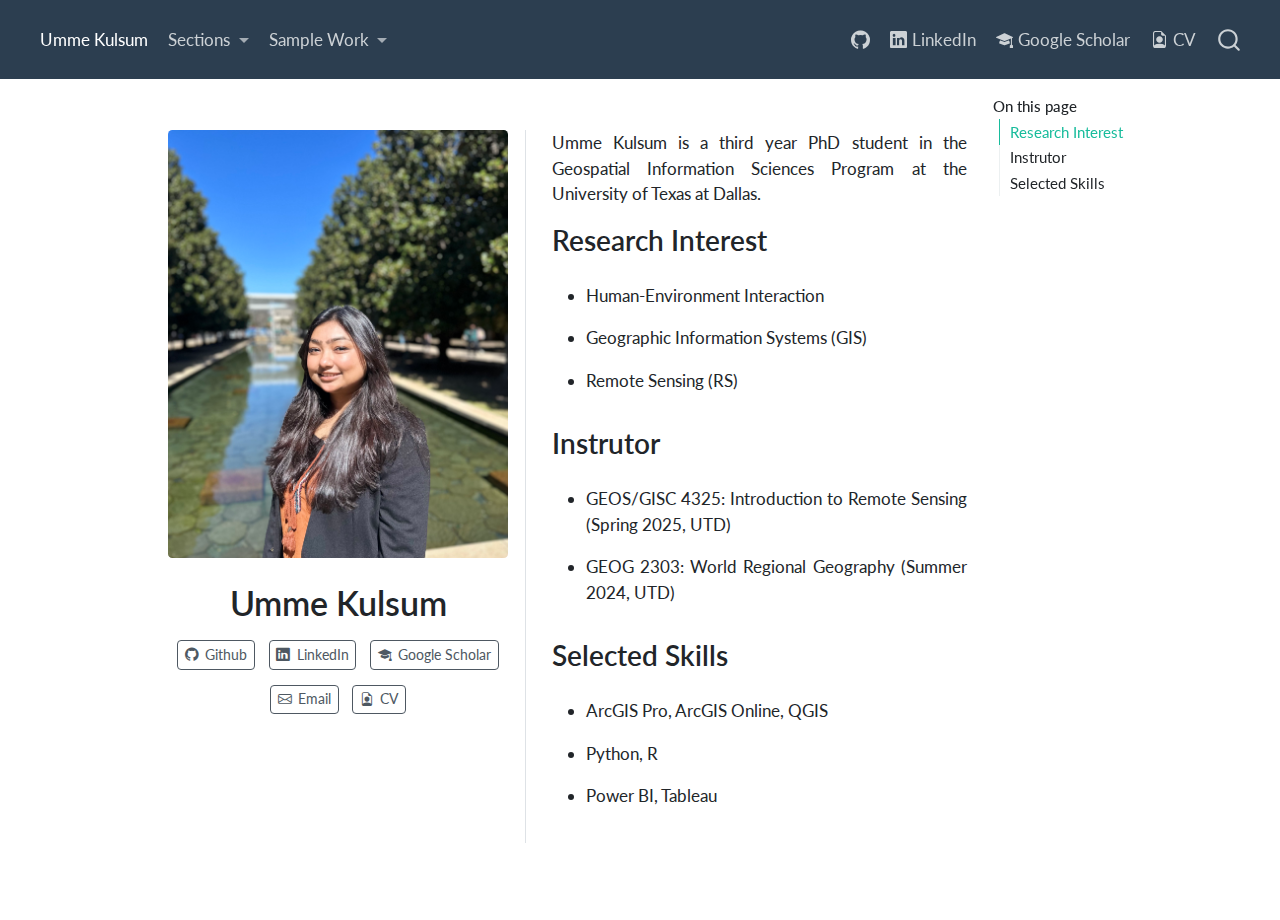
<file: index.html>
<!DOCTYPE html>
<html xmlns="http://www.w3.org/1999/xhtml" lang="en" xml:lang="en"><head>

<meta charset="utf-8">
<meta name="generator" content="quarto-1.5.57">

<meta name="viewport" content="width=device-width, initial-scale=1.0, user-scalable=yes">


<title>Umme Kulsum</title>
<style>
code{white-space: pre-wrap;}
span.smallcaps{font-variant: small-caps;}
div.columns{display: flex; gap: min(4vw, 1.5em);}
div.column{flex: auto; overflow-x: auto;}
div.hanging-indent{margin-left: 1.5em; text-indent: -1.5em;}
ul.task-list{list-style: none;}
ul.task-list li input[type="checkbox"] {
  width: 0.8em;
  margin: 0 0.8em 0.2em -1em; /* quarto-specific, see https://github.com/quarto-dev/quarto-cli/issues/4556 */ 
  vertical-align: middle;
}
</style>


<script src="site_libs/quarto-nav/quarto-nav.js"></script>
<script src="site_libs/quarto-nav/headroom.min.js"></script>
<script src="site_libs/clipboard/clipboard.min.js"></script>
<script src="site_libs/quarto-search/autocomplete.umd.js"></script>
<script src="site_libs/quarto-search/fuse.min.js"></script>
<script src="site_libs/quarto-search/quarto-search.js"></script>
<meta name="quarto:offset" content="./">
<script src="site_libs/quarto-html/quarto.js"></script>
<script src="site_libs/quarto-html/popper.min.js"></script>
<script src="site_libs/quarto-html/tippy.umd.min.js"></script>
<link href="site_libs/quarto-html/tippy.css" rel="stylesheet">
<link href="site_libs/quarto-html/quarto-syntax-highlighting.css" rel="stylesheet" id="quarto-text-highlighting-styles">
<script src="site_libs/bootstrap/bootstrap.min.js"></script>
<link href="site_libs/bootstrap/bootstrap-icons.css" rel="stylesheet">
<link href="site_libs/bootstrap/bootstrap.min.css" rel="stylesheet" id="quarto-bootstrap" data-mode="light">
<script id="quarto-search-options" type="application/json">{
  "location": "navbar",
  "copy-button": false,
  "collapse-after": 3,
  "panel-placement": "end",
  "type": "overlay",
  "limit": 50,
  "keyboard-shortcut": [
    "f",
    "/",
    "s"
  ],
  "show-item-context": false,
  "language": {
    "search-no-results-text": "No results",
    "search-matching-documents-text": "matching documents",
    "search-copy-link-title": "Copy link to search",
    "search-hide-matches-text": "Hide additional matches",
    "search-more-match-text": "more match in this document",
    "search-more-matches-text": "more matches in this document",
    "search-clear-button-title": "Clear",
    "search-text-placeholder": "",
    "search-detached-cancel-button-title": "Cancel",
    "search-submit-button-title": "Submit",
    "search-label": "Search"
  }
}</script>


<link rel="stylesheet" href="styles.css">
</head>

<body class="nav-fixed">

<div id="quarto-search-results"></div>
  <header id="quarto-header" class="headroom fixed-top">
    <nav class="navbar navbar-expand-lg " data-bs-theme="dark">
      <div class="navbar-container container-fluid">
            <div id="quarto-search" class="" title="Search"></div>
          <button class="navbar-toggler" type="button" data-bs-toggle="collapse" data-bs-target="#navbarCollapse" aria-controls="navbarCollapse" role="menu" aria-expanded="false" aria-label="Toggle navigation" onclick="if (window.quartoToggleHeadroom) { window.quartoToggleHeadroom(); }">
  <span class="navbar-toggler-icon"></span>
</button>
          <div class="collapse navbar-collapse" id="navbarCollapse">
            <ul class="navbar-nav navbar-nav-scroll me-auto">
  <li class="nav-item">
    <a class="nav-link active" href="./index.html" aria-current="page"> 
<span class="menu-text">Umme Kulsum</span></a>
  </li>  
  <li class="nav-item dropdown ">
    <a class="nav-link dropdown-toggle" href="#" id="nav-menu-sections" role="link" data-bs-toggle="dropdown" aria-expanded="false">
 <span class="menu-text">Sections</span>
    </a>
    <ul class="dropdown-menu" aria-labelledby="nav-menu-sections">    
        <li>
    <a class="dropdown-item" href="./education.html">
 <span class="dropdown-text">Education and Training</span></a>
  </li>  
        <li>
    <a class="dropdown-item" href="./about.html">
 <span class="dropdown-text">Publication and Conferences</span></a>
  </li>  
        <li>
    <a class="dropdown-item" href="./experience.html">
 <span class="dropdown-text">Professional Experience</span></a>
  </li>  
        <li>
    <a class="dropdown-item" href="./awards.html">
 <span class="dropdown-text">Awards and Fellowships</span></a>
  </li>  
        <li>
    <a class="dropdown-item" href="./other.html">
 <span class="dropdown-text">Other</span></a>
  </li>  
    </ul>
  </li>
  <li class="nav-item dropdown ">
    <a class="nav-link dropdown-toggle" href="#" id="nav-menu-sample-work" role="link" data-bs-toggle="dropdown" aria-expanded="false">
 <span class="menu-text">Sample Work</span>
    </a>
    <ul class="dropdown-menu" aria-labelledby="nav-menu-sample-work">    
        <li>
    <a class="dropdown-item" href="./sample.html">
 <span class="dropdown-text">About</span></a>
  </li>  
        <li>
    <a class="dropdown-item" href="https://utdepps.maps.arcgis.com/apps/instant/slider/index.html?appid=f2aa55ed47394c6b87deb3ad313713bb">
 <span class="dropdown-text">Instant App</span></a>
  </li>  
        <li>
    <a class="dropdown-item" href="https://storymaps.arcgis.com/stories/2e3040ec8925422b9b19e859ea3536da">
 <span class="dropdown-text">Story Map</span></a>
  </li>  
        <li>
    <a class="dropdown-item" href="./ConflictAnalysisNigeriaUmmeKulsum.html">
 <span class="dropdown-text">Web App</span></a>
  </li>  
        <li>
    <a class="dropdown-item" href="https://experience.arcgis.com/experience/af588c8aa256489fa750830bbbd53302">
 <span class="dropdown-text">Web Experience App</span></a>
  </li>  
        <li>
    <a class="dropdown-item" href="./GISC6388ProjectFinalUmmeKulsum.pdf">
 <span class="dropdown-text">Automated Prediction Model</span></a>
  </li>  
    </ul>
  </li>
</ul>
            <ul class="navbar-nav navbar-nav-scroll ms-auto">
  <li class="nav-item compact">
    <a class="nav-link" href="https://github.com/UmmeKulsum-Muna"> <i class="bi bi-github" role="img">
</i> 
<span class="menu-text"></span></a>
  </li>  
  <li class="nav-item">
    <a class="nav-link" href="https://www.linkedin.com/in/umme-kulsum-580242124/"> <i class="bi bi-linkedin" role="img">
</i> 
<span class="menu-text">LinkedIn</span></a>
  </li>  
  <li class="nav-item">
    <a class="nav-link" href="https://scholar.google.com/citations?user=xAxTV90AAAAJ&amp;hl=en&amp;authuser=1&amp;oi=sra"> <i class="bi bi-mortarboard-fill" role="img">
</i> 
<span class="menu-text">Google Scholar</span></a>
  </li>  
  <li class="nav-item">
    <a class="nav-link" href="./UmmeKulsum_CV.pdf"> <i class="bi bi-file-earmark-person" role="img">
</i> 
<span class="menu-text">CV</span></a>
  </li>  
</ul>
          </div> <!-- /navcollapse -->
            <div class="quarto-navbar-tools">
</div>
      </div> <!-- /container-fluid -->
    </nav>
</header>
<!-- content -->
<div id="quarto-content" class="quarto-container page-columns page-rows-contents page-layout-article page-navbar">
<!-- sidebar -->
<!-- margin-sidebar -->
    <div id="quarto-margin-sidebar" class="sidebar margin-sidebar">
        <nav id="TOC" role="doc-toc" class="toc-active">
    <h2 id="toc-title">On this page</h2>
  <ul>
  <li><a href="#research-interest" id="toc-research-interest" class="nav-link active" data-scroll-target="#research-interest">Research Interest</a></li>
  <li><a href="#instrutor" id="toc-instrutor" class="nav-link" data-scroll-target="#instrutor">Instrutor</a></li>
  <li><a href="#selected-skills" id="toc-selected-skills" class="nav-link" data-scroll-target="#selected-skills">Selected Skills</a></li>
  </ul>
</nav>
    </div>
<!-- main -->
<div class="quarto-about-trestles">
  <div class="about-entity">
    <img src="IMG_1658.jpg" class="about-image
  rounded " style="width: 20em;">
<header id="title-block-header" class="quarto-title-block default">
<div class="quarto-title">
<h1 class="title">Umme Kulsum</h1>
</div>
<div class="quarto-title-meta">
  </div>
</header>
    <div class="about-links">
  <a href="https://github.com/UmmeKulsum-Muna" class="about-link" rel="" target="">
    <i class="bi bi-github"></i>
     <span class="about-link-text">Github</span>
  </a>
  <a href="https://www.linkedin.com/in/umme-kulsum-580242124/" class="about-link" rel="" target="">
    <i class="bi bi-linkedin"></i>
     <span class="about-link-text">LinkedIn</span>
  </a>
  <a href="https://scholar.google.com/citations?user=xAxTV90AAAAJ&amp;hl=en&amp;authuser=1&amp;oi=sra" class="about-link" rel="" target="">
    <i class="bi bi-mortarboard-fill"></i>
     <span class="about-link-text">Google Scholar</span>
  </a>
  <a href="/umme.kulsum@utdallas.edu" class="about-link" rel="" target="">
    <i class="bi bi-envelope"></i>
     <span class="about-link-text">Email</span>
  </a>
  <a href="/UmmeKulsum_CV.pdf" class="about-link" rel="" target="">
    <i class="bi bi-file-earmark-person"></i>
     <span class="about-link-text">CV</span>
  </a>
</div>
  </div>
  <div class="about-contents"><main class="content" id="quarto-document-content">

<p>Umme Kulsum is a third year PhD student in the Geospatial Information Sciences Program at the University of Texas at Dallas.</p>
<section id="research-interest" class="level2">
<h2 data-anchor-id="research-interest">Research Interest</h2>
<ul>
<li><p>Human-Environment Interaction</p></li>
<li><p>Geographic Information Systems (GIS)</p></li>
<li><p>Remote Sensing (RS)</p></li>
</ul>
</section>
<section id="instrutor" class="level2">
<h2 data-anchor-id="instrutor">Instrutor</h2>
<ul>
<li><p>GEOS/GISC 4325: Introduction to Remote Sensing (Spring 2025, UTD)</p></li>
<li><p>GEOG 2303: World Regional Geography (Summer 2024, UTD)</p></li>
</ul>
</section>
<section id="selected-skills" class="level2">
<h2 data-anchor-id="selected-skills">Selected Skills</h2>
<ul>
<li><p>ArcGIS Pro, ArcGIS Online, QGIS</p></li>
<li><p>Python, R</p></li>
<li><p>Power BI, Tableau</p></li>
</ul>


</section>
</main></div>
</div>
 <!-- /main -->
<script id="quarto-html-after-body" type="application/javascript">
window.document.addEventListener("DOMContentLoaded", function (event) {
  const toggleBodyColorMode = (bsSheetEl) => {
    const mode = bsSheetEl.getAttribute("data-mode");
    const bodyEl = window.document.querySelector("body");
    if (mode === "dark") {
      bodyEl.classList.add("quarto-dark");
      bodyEl.classList.remove("quarto-light");
    } else {
      bodyEl.classList.add("quarto-light");
      bodyEl.classList.remove("quarto-dark");
    }
  }
  const toggleBodyColorPrimary = () => {
    const bsSheetEl = window.document.querySelector("link#quarto-bootstrap");
    if (bsSheetEl) {
      toggleBodyColorMode(bsSheetEl);
    }
  }
  toggleBodyColorPrimary();  
  const isCodeAnnotation = (el) => {
    for (const clz of el.classList) {
      if (clz.startsWith('code-annotation-')) {                     
        return true;
      }
    }
    return false;
  }
  const onCopySuccess = function(e) {
    // button target
    const button = e.trigger;
    // don't keep focus
    button.blur();
    // flash "checked"
    button.classList.add('code-copy-button-checked');
    var currentTitle = button.getAttribute("title");
    button.setAttribute("title", "Copied!");
    let tooltip;
    if (window.bootstrap) {
      button.setAttribute("data-bs-toggle", "tooltip");
      button.setAttribute("data-bs-placement", "left");
      button.setAttribute("data-bs-title", "Copied!");
      tooltip = new bootstrap.Tooltip(button, 
        { trigger: "manual", 
          customClass: "code-copy-button-tooltip",
          offset: [0, -8]});
      tooltip.show();    
    }
    setTimeout(function() {
      if (tooltip) {
        tooltip.hide();
        button.removeAttribute("data-bs-title");
        button.removeAttribute("data-bs-toggle");
        button.removeAttribute("data-bs-placement");
      }
      button.setAttribute("title", currentTitle);
      button.classList.remove('code-copy-button-checked');
    }, 1000);
    // clear code selection
    e.clearSelection();
  }
  const getTextToCopy = function(trigger) {
      const codeEl = trigger.previousElementSibling.cloneNode(true);
      for (const childEl of codeEl.children) {
        if (isCodeAnnotation(childEl)) {
          childEl.remove();
        }
      }
      return codeEl.innerText;
  }
  const clipboard = new window.ClipboardJS('.code-copy-button:not([data-in-quarto-modal])', {
    text: getTextToCopy
  });
  clipboard.on('success', onCopySuccess);
  if (window.document.getElementById('quarto-embedded-source-code-modal')) {
    // For code content inside modals, clipBoardJS needs to be initialized with a container option
    // TODO: Check when it could be a function (https://github.com/zenorocha/clipboard.js/issues/860)
    const clipboardModal = new window.ClipboardJS('.code-copy-button[data-in-quarto-modal]', {
      text: getTextToCopy,
      container: window.document.getElementById('quarto-embedded-source-code-modal')
    });
    clipboardModal.on('success', onCopySuccess);
  }
    var localhostRegex = new RegExp(/^(?:http|https):\/\/localhost\:?[0-9]*\//);
    var mailtoRegex = new RegExp(/^mailto:/);
      var filterRegex = new RegExp('/' + window.location.host + '/');
    var isInternal = (href) => {
        return filterRegex.test(href) || localhostRegex.test(href) || mailtoRegex.test(href);
    }
    // Inspect non-navigation links and adorn them if external
 	var links = window.document.querySelectorAll('a[href]:not(.nav-link):not(.navbar-brand):not(.toc-action):not(.sidebar-link):not(.sidebar-item-toggle):not(.pagination-link):not(.no-external):not([aria-hidden]):not(.dropdown-item):not(.quarto-navigation-tool):not(.about-link)');
    for (var i=0; i<links.length; i++) {
      const link = links[i];
      if (!isInternal(link.href)) {
        // undo the damage that might have been done by quarto-nav.js in the case of
        // links that we want to consider external
        if (link.dataset.originalHref !== undefined) {
          link.href = link.dataset.originalHref;
        }
      }
    }
  function tippyHover(el, contentFn, onTriggerFn, onUntriggerFn) {
    const config = {
      allowHTML: true,
      maxWidth: 500,
      delay: 100,
      arrow: false,
      appendTo: function(el) {
          return el.parentElement;
      },
      interactive: true,
      interactiveBorder: 10,
      theme: 'quarto',
      placement: 'bottom-start',
    };
    if (contentFn) {
      config.content = contentFn;
    }
    if (onTriggerFn) {
      config.onTrigger = onTriggerFn;
    }
    if (onUntriggerFn) {
      config.onUntrigger = onUntriggerFn;
    }
    window.tippy(el, config); 
  }
  const noterefs = window.document.querySelectorAll('a[role="doc-noteref"]');
  for (var i=0; i<noterefs.length; i++) {
    const ref = noterefs[i];
    tippyHover(ref, function() {
      // use id or data attribute instead here
      let href = ref.getAttribute('data-footnote-href') || ref.getAttribute('href');
      try { href = new URL(href).hash; } catch {}
      const id = href.replace(/^#\/?/, "");
      const note = window.document.getElementById(id);
      if (note) {
        return note.innerHTML;
      } else {
        return "";
      }
    });
  }
  const xrefs = window.document.querySelectorAll('a.quarto-xref');
  const processXRef = (id, note) => {
    // Strip column container classes
    const stripColumnClz = (el) => {
      el.classList.remove("page-full", "page-columns");
      if (el.children) {
        for (const child of el.children) {
          stripColumnClz(child);
        }
      }
    }
    stripColumnClz(note)
    if (id === null || id.startsWith('sec-')) {
      // Special case sections, only their first couple elements
      const container = document.createElement("div");
      if (note.children && note.children.length > 2) {
        container.appendChild(note.children[0].cloneNode(true));
        for (let i = 1; i < note.children.length; i++) {
          const child = note.children[i];
          if (child.tagName === "P" && child.innerText === "") {
            continue;
          } else {
            container.appendChild(child.cloneNode(true));
            break;
          }
        }
        if (window.Quarto?.typesetMath) {
          window.Quarto.typesetMath(container);
        }
        return container.innerHTML
      } else {
        if (window.Quarto?.typesetMath) {
          window.Quarto.typesetMath(note);
        }
        return note.innerHTML;
      }
    } else {
      // Remove any anchor links if they are present
      const anchorLink = note.querySelector('a.anchorjs-link');
      if (anchorLink) {
        anchorLink.remove();
      }
      if (window.Quarto?.typesetMath) {
        window.Quarto.typesetMath(note);
      }
      // TODO in 1.5, we should make sure this works without a callout special case
      if (note.classList.contains("callout")) {
        return note.outerHTML;
      } else {
        return note.innerHTML;
      }
    }
  }
  for (var i=0; i<xrefs.length; i++) {
    const xref = xrefs[i];
    tippyHover(xref, undefined, function(instance) {
      instance.disable();
      let url = xref.getAttribute('href');
      let hash = undefined; 
      if (url.startsWith('#')) {
        hash = url;
      } else {
        try { hash = new URL(url).hash; } catch {}
      }
      if (hash) {
        const id = hash.replace(/^#\/?/, "");
        const note = window.document.getElementById(id);
        if (note !== null) {
          try {
            const html = processXRef(id, note.cloneNode(true));
            instance.setContent(html);
          } finally {
            instance.enable();
            instance.show();
          }
        } else {
          // See if we can fetch this
          fetch(url.split('#')[0])
          .then(res => res.text())
          .then(html => {
            const parser = new DOMParser();
            const htmlDoc = parser.parseFromString(html, "text/html");
            const note = htmlDoc.getElementById(id);
            if (note !== null) {
              const html = processXRef(id, note);
              instance.setContent(html);
            } 
          }).finally(() => {
            instance.enable();
            instance.show();
          });
        }
      } else {
        // See if we can fetch a full url (with no hash to target)
        // This is a special case and we should probably do some content thinning / targeting
        fetch(url)
        .then(res => res.text())
        .then(html => {
          const parser = new DOMParser();
          const htmlDoc = parser.parseFromString(html, "text/html");
          const note = htmlDoc.querySelector('main.content');
          if (note !== null) {
            // This should only happen for chapter cross references
            // (since there is no id in the URL)
            // remove the first header
            if (note.children.length > 0 && note.children[0].tagName === "HEADER") {
              note.children[0].remove();
            }
            const html = processXRef(null, note);
            instance.setContent(html);
          } 
        }).finally(() => {
          instance.enable();
          instance.show();
        });
      }
    }, function(instance) {
    });
  }
      let selectedAnnoteEl;
      const selectorForAnnotation = ( cell, annotation) => {
        let cellAttr = 'data-code-cell="' + cell + '"';
        let lineAttr = 'data-code-annotation="' +  annotation + '"';
        const selector = 'span[' + cellAttr + '][' + lineAttr + ']';
        return selector;
      }
      const selectCodeLines = (annoteEl) => {
        const doc = window.document;
        const targetCell = annoteEl.getAttribute("data-target-cell");
        const targetAnnotation = annoteEl.getAttribute("data-target-annotation");
        const annoteSpan = window.document.querySelector(selectorForAnnotation(targetCell, targetAnnotation));
        const lines = annoteSpan.getAttribute("data-code-lines").split(",");
        const lineIds = lines.map((line) => {
          return targetCell + "-" + line;
        })
        let top = null;
        let height = null;
        let parent = null;
        if (lineIds.length > 0) {
            //compute the position of the single el (top and bottom and make a div)
            const el = window.document.getElementById(lineIds[0]);
            top = el.offsetTop;
            height = el.offsetHeight;
            parent = el.parentElement.parentElement;
          if (lineIds.length > 1) {
            const lastEl = window.document.getElementById(lineIds[lineIds.length - 1]);
            const bottom = lastEl.offsetTop + lastEl.offsetHeight;
            height = bottom - top;
          }
          if (top !== null && height !== null && parent !== null) {
            // cook up a div (if necessary) and position it 
            let div = window.document.getElementById("code-annotation-line-highlight");
            if (div === null) {
              div = window.document.createElement("div");
              div.setAttribute("id", "code-annotation-line-highlight");
              div.style.position = 'absolute';
              parent.appendChild(div);
            }
            div.style.top = top - 2 + "px";
            div.style.height = height + 4 + "px";
            div.style.left = 0;
            let gutterDiv = window.document.getElementById("code-annotation-line-highlight-gutter");
            if (gutterDiv === null) {
              gutterDiv = window.document.createElement("div");
              gutterDiv.setAttribute("id", "code-annotation-line-highlight-gutter");
              gutterDiv.style.position = 'absolute';
              const codeCell = window.document.getElementById(targetCell);
              const gutter = codeCell.querySelector('.code-annotation-gutter');
              gutter.appendChild(gutterDiv);
            }
            gutterDiv.style.top = top - 2 + "px";
            gutterDiv.style.height = height + 4 + "px";
          }
          selectedAnnoteEl = annoteEl;
        }
      };
      const unselectCodeLines = () => {
        const elementsIds = ["code-annotation-line-highlight", "code-annotation-line-highlight-gutter"];
        elementsIds.forEach((elId) => {
          const div = window.document.getElementById(elId);
          if (div) {
            div.remove();
          }
        });
        selectedAnnoteEl = undefined;
      };
        // Handle positioning of the toggle
    window.addEventListener(
      "resize",
      throttle(() => {
        elRect = undefined;
        if (selectedAnnoteEl) {
          selectCodeLines(selectedAnnoteEl);
        }
      }, 10)
    );
    function throttle(fn, ms) {
    let throttle = false;
    let timer;
      return (...args) => {
        if(!throttle) { // first call gets through
            fn.apply(this, args);
            throttle = true;
        } else { // all the others get throttled
            if(timer) clearTimeout(timer); // cancel #2
            timer = setTimeout(() => {
              fn.apply(this, args);
              timer = throttle = false;
            }, ms);
        }
      };
    }
      // Attach click handler to the DT
      const annoteDls = window.document.querySelectorAll('dt[data-target-cell]');
      for (const annoteDlNode of annoteDls) {
        annoteDlNode.addEventListener('click', (event) => {
          const clickedEl = event.target;
          if (clickedEl !== selectedAnnoteEl) {
            unselectCodeLines();
            const activeEl = window.document.querySelector('dt[data-target-cell].code-annotation-active');
            if (activeEl) {
              activeEl.classList.remove('code-annotation-active');
            }
            selectCodeLines(clickedEl);
            clickedEl.classList.add('code-annotation-active');
          } else {
            // Unselect the line
            unselectCodeLines();
            clickedEl.classList.remove('code-annotation-active');
          }
        });
      }
  const findCites = (el) => {
    const parentEl = el.parentElement;
    if (parentEl) {
      const cites = parentEl.dataset.cites;
      if (cites) {
        return {
          el,
          cites: cites.split(' ')
        };
      } else {
        return findCites(el.parentElement)
      }
    } else {
      return undefined;
    }
  };
  var bibliorefs = window.document.querySelectorAll('a[role="doc-biblioref"]');
  for (var i=0; i<bibliorefs.length; i++) {
    const ref = bibliorefs[i];
    const citeInfo = findCites(ref);
    if (citeInfo) {
      tippyHover(citeInfo.el, function() {
        var popup = window.document.createElement('div');
        citeInfo.cites.forEach(function(cite) {
          var citeDiv = window.document.createElement('div');
          citeDiv.classList.add('hanging-indent');
          citeDiv.classList.add('csl-entry');
          var biblioDiv = window.document.getElementById('ref-' + cite);
          if (biblioDiv) {
            citeDiv.innerHTML = biblioDiv.innerHTML;
          }
          popup.appendChild(citeDiv);
        });
        return popup.innerHTML;
      });
    }
  }
});
</script>
</div> <!-- /content -->




</body></html>
</file>
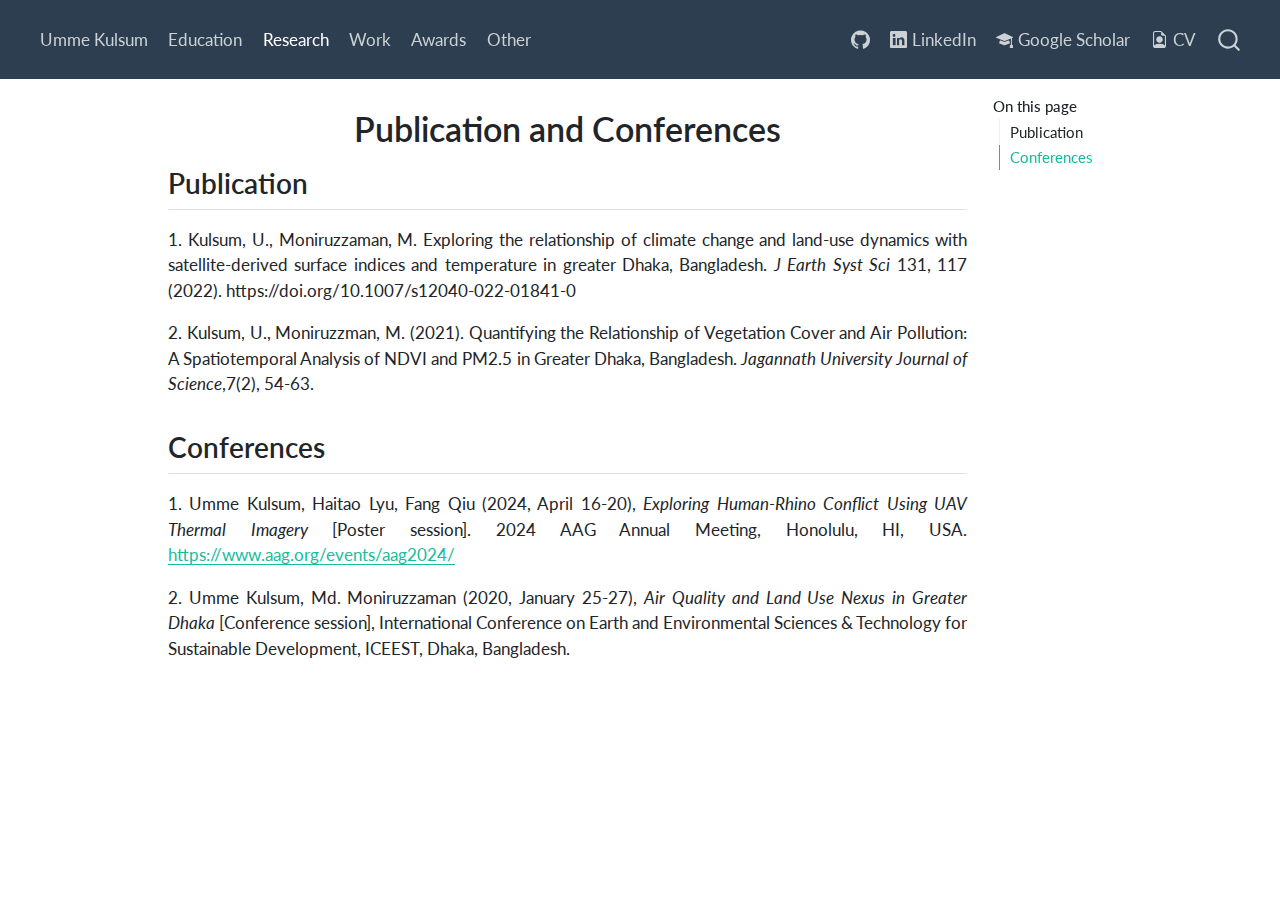
<file: about.html>
<!DOCTYPE html>
<html xmlns="http://www.w3.org/1999/xhtml" lang="en" xml:lang="en"><head>

<meta charset="utf-8">
<meta name="generator" content="quarto-1.4.555">

<meta name="viewport" content="width=device-width, initial-scale=1.0, user-scalable=yes">


<title>Publication and Conferences</title>
<style>
code{white-space: pre-wrap;}
span.smallcaps{font-variant: small-caps;}
div.columns{display: flex; gap: min(4vw, 1.5em);}
div.column{flex: auto; overflow-x: auto;}
div.hanging-indent{margin-left: 1.5em; text-indent: -1.5em;}
ul.task-list{list-style: none;}
ul.task-list li input[type="checkbox"] {
  width: 0.8em;
  margin: 0 0.8em 0.2em -1em; /* quarto-specific, see https://github.com/quarto-dev/quarto-cli/issues/4556 */ 
  vertical-align: middle;
}
</style>


<script src="site_libs/quarto-nav/quarto-nav.js"></script>
<script src="site_libs/quarto-nav/headroom.min.js"></script>
<script src="site_libs/clipboard/clipboard.min.js"></script>
<script src="site_libs/quarto-search/autocomplete.umd.js"></script>
<script src="site_libs/quarto-search/fuse.min.js"></script>
<script src="site_libs/quarto-search/quarto-search.js"></script>
<meta name="quarto:offset" content="./">
<script src="site_libs/quarto-html/quarto.js"></script>
<script src="site_libs/quarto-html/popper.min.js"></script>
<script src="site_libs/quarto-html/tippy.umd.min.js"></script>
<script src="site_libs/quarto-html/anchor.min.js"></script>
<link href="site_libs/quarto-html/tippy.css" rel="stylesheet">
<link href="site_libs/quarto-html/quarto-syntax-highlighting.css" rel="stylesheet" id="quarto-text-highlighting-styles">
<script src="site_libs/bootstrap/bootstrap.min.js"></script>
<link href="site_libs/bootstrap/bootstrap-icons.css" rel="stylesheet">
<link href="site_libs/bootstrap/bootstrap.min.css" rel="stylesheet" id="quarto-bootstrap" data-mode="light">
<script id="quarto-search-options" type="application/json">{
  "location": "navbar",
  "copy-button": false,
  "collapse-after": 3,
  "panel-placement": "end",
  "type": "overlay",
  "limit": 50,
  "keyboard-shortcut": [
    "f",
    "/",
    "s"
  ],
  "show-item-context": false,
  "language": {
    "search-no-results-text": "No results",
    "search-matching-documents-text": "matching documents",
    "search-copy-link-title": "Copy link to search",
    "search-hide-matches-text": "Hide additional matches",
    "search-more-match-text": "more match in this document",
    "search-more-matches-text": "more matches in this document",
    "search-clear-button-title": "Clear",
    "search-text-placeholder": "",
    "search-detached-cancel-button-title": "Cancel",
    "search-submit-button-title": "Submit",
    "search-label": "Search"
  }
}</script>


<link rel="stylesheet" href="styles.css">
</head>

<body class="nav-fixed">

<div id="quarto-search-results"></div>
  <header id="quarto-header" class="headroom fixed-top">
    <nav class="navbar navbar-expand-lg " data-bs-theme="dark">
      <div class="navbar-container container-fluid">
            <div id="quarto-search" class="" title="Search"></div>
          <button class="navbar-toggler" type="button" data-bs-toggle="collapse" data-bs-target="#navbarCollapse" aria-controls="navbarCollapse" aria-expanded="false" aria-label="Toggle navigation" onclick="if (window.quartoToggleHeadroom) { window.quartoToggleHeadroom(); }">
  <span class="navbar-toggler-icon"></span>
</button>
          <div class="collapse navbar-collapse" id="navbarCollapse">
            <ul class="navbar-nav navbar-nav-scroll me-auto">
  <li class="nav-item">
    <a class="nav-link" href="./index.html"> 
<span class="menu-text">Umme Kulsum</span></a>
  </li>  
  <li class="nav-item">
    <a class="nav-link" href="./education.html"> 
<span class="menu-text">Education</span></a>
  </li>  
  <li class="nav-item">
    <a class="nav-link active" href="./about.html" aria-current="page"> 
<span class="menu-text">Research</span></a>
  </li>  
  <li class="nav-item">
    <a class="nav-link" href="./experience.html"> 
<span class="menu-text">Work</span></a>
  </li>  
  <li class="nav-item">
    <a class="nav-link" href="./awards.html"> 
<span class="menu-text">Awards</span></a>
  </li>  
  <li class="nav-item">
    <a class="nav-link" href="./other.html"> 
<span class="menu-text">Other</span></a>
  </li>  
</ul>
            <ul class="navbar-nav navbar-nav-scroll ms-auto">
  <li class="nav-item compact">
    <a class="nav-link" href="https://github.com/UmmeKulsum-Muna"> <i class="bi bi-github" role="img">
</i> 
<span class="menu-text"></span></a>
  </li>  
  <li class="nav-item">
    <a class="nav-link" href="https://www.linkedin.com/in/umme-kulsum-580242124/"> <i class="bi bi-linkedin" role="img">
</i> 
<span class="menu-text">LinkedIn</span></a>
  </li>  
  <li class="nav-item">
    <a class="nav-link" href="https://scholar.google.com/citations?user=xAxTV90AAAAJ&amp;hl=en&amp;authuser=1&amp;oi=sra"> <i class="bi bi-mortarboard-fill" role="img">
</i> 
<span class="menu-text">Google Scholar</span></a>
  </li>  
  <li class="nav-item">
    <a class="nav-link" href="./UmmeKulsum_CV.pdf"> <i class="bi bi-file-earmark-person" role="img">
</i> 
<span class="menu-text">CV</span></a>
  </li>  
</ul>
          </div> <!-- /navcollapse -->
          <div class="quarto-navbar-tools">
</div>
      </div> <!-- /container-fluid -->
    </nav>
</header>
<!-- content -->
<div id="quarto-content" class="quarto-container page-columns page-rows-contents page-layout-article page-navbar">
<!-- sidebar -->
<!-- margin-sidebar -->
    <div id="quarto-margin-sidebar" class="sidebar margin-sidebar">
        <nav id="TOC" role="doc-toc" class="toc-active">
    <h2 id="toc-title">On this page</h2>
   
  <ul>
  <li><a href="#publication" id="toc-publication" class="nav-link active" data-scroll-target="#publication">Publication</a></li>
  <li><a href="#conferences" id="toc-conferences" class="nav-link" data-scroll-target="#conferences">Conferences</a></li>
  </ul>
</nav>
    </div>
<!-- main -->
<main class="content" id="quarto-document-content">

<header id="title-block-header" class="quarto-title-block default">
<div class="quarto-title">
<h1 class="title">Publication and Conferences</h1>
</div>



<div class="quarto-title-meta">

    
  
    
  </div>
  


</header>


<section id="publication" class="level2">
<h2 class="anchored" data-anchor-id="publication">Publication</h2>
<p>1. Kulsum, U., Moniruzzaman, M. Exploring the relationship of climate change and land-use dynamics with satellite-derived surface indices and temperature in greater Dhaka, Bangladesh. <em>J Earth Syst Sci</em> 131, 117 (2022). https://doi.org/10.1007/s12040-022-01841-0&nbsp;</p>
<p>2. Kulsum, U., Moniruzzman, M. (2021). Quantifying the Relationship of Vegetation Cover and Air Pollution: A Spatiotemporal Analysis of NDVI and PM2.5 in Greater Dhaka, Bangladesh. <em>Jagannath University Journal of Science</em>,7(2), 54-63.&nbsp;</p>
</section>
<section id="conferences" class="level2">
<h2 class="anchored" data-anchor-id="conferences">Conferences</h2>
<p>1. Umme Kulsum, Haitao Lyu, Fang Qiu (2024, April 16-20), <em>Exploring Human-Rhino Conflict Using UAV Thermal Imagery</em> [Poster session]. 2024 AAG Annual Meeting, Honolulu, HI, USA. <a href="https://www.aag.org/events/aag2024/" class="uri">https://www.aag.org/events/aag2024/</a></p>
<p>2. Umme Kulsum, Md. Moniruzzaman (2020, January 25-27), <em>Air Quality and Land Use Nexus in Greater Dhaka</em> [Conference session], International Conference on Earth and Environmental Sciences &amp; Technology for Sustainable Development, ICEEST, Dhaka, Bangladesh.</p>


</section>

</main> <!-- /main -->
<script id="quarto-html-after-body" type="application/javascript">
window.document.addEventListener("DOMContentLoaded", function (event) {
  const toggleBodyColorMode = (bsSheetEl) => {
    const mode = bsSheetEl.getAttribute("data-mode");
    const bodyEl = window.document.querySelector("body");
    if (mode === "dark") {
      bodyEl.classList.add("quarto-dark");
      bodyEl.classList.remove("quarto-light");
    } else {
      bodyEl.classList.add("quarto-light");
      bodyEl.classList.remove("quarto-dark");
    }
  }
  const toggleBodyColorPrimary = () => {
    const bsSheetEl = window.document.querySelector("link#quarto-bootstrap");
    if (bsSheetEl) {
      toggleBodyColorMode(bsSheetEl);
    }
  }
  toggleBodyColorPrimary();  
  const icon = "";
  const anchorJS = new window.AnchorJS();
  anchorJS.options = {
    placement: 'right',
    icon: icon
  };
  anchorJS.add('.anchored');
  const isCodeAnnotation = (el) => {
    for (const clz of el.classList) {
      if (clz.startsWith('code-annotation-')) {                     
        return true;
      }
    }
    return false;
  }
  const clipboard = new window.ClipboardJS('.code-copy-button', {
    text: function(trigger) {
      const codeEl = trigger.previousElementSibling.cloneNode(true);
      for (const childEl of codeEl.children) {
        if (isCodeAnnotation(childEl)) {
          childEl.remove();
        }
      }
      return codeEl.innerText;
    }
  });
  clipboard.on('success', function(e) {
    // button target
    const button = e.trigger;
    // don't keep focus
    button.blur();
    // flash "checked"
    button.classList.add('code-copy-button-checked');
    var currentTitle = button.getAttribute("title");
    button.setAttribute("title", "Copied!");
    let tooltip;
    if (window.bootstrap) {
      button.setAttribute("data-bs-toggle", "tooltip");
      button.setAttribute("data-bs-placement", "left");
      button.setAttribute("data-bs-title", "Copied!");
      tooltip = new bootstrap.Tooltip(button, 
        { trigger: "manual", 
          customClass: "code-copy-button-tooltip",
          offset: [0, -8]});
      tooltip.show();    
    }
    setTimeout(function() {
      if (tooltip) {
        tooltip.hide();
        button.removeAttribute("data-bs-title");
        button.removeAttribute("data-bs-toggle");
        button.removeAttribute("data-bs-placement");
      }
      button.setAttribute("title", currentTitle);
      button.classList.remove('code-copy-button-checked');
    }, 1000);
    // clear code selection
    e.clearSelection();
  });
    var localhostRegex = new RegExp(/^(?:http|https):\/\/localhost\:?[0-9]*\//);
    var mailtoRegex = new RegExp(/^mailto:/);
      var filterRegex = new RegExp('/' + window.location.host + '/');
    var isInternal = (href) => {
        return filterRegex.test(href) || localhostRegex.test(href) || mailtoRegex.test(href);
    }
    // Inspect non-navigation links and adorn them if external
 	var links = window.document.querySelectorAll('a[href]:not(.nav-link):not(.navbar-brand):not(.toc-action):not(.sidebar-link):not(.sidebar-item-toggle):not(.pagination-link):not(.no-external):not([aria-hidden]):not(.dropdown-item):not(.quarto-navigation-tool)');
    for (var i=0; i<links.length; i++) {
      const link = links[i];
      if (!isInternal(link.href)) {
        // undo the damage that might have been done by quarto-nav.js in the case of
        // links that we want to consider external
        if (link.dataset.originalHref !== undefined) {
          link.href = link.dataset.originalHref;
        }
      }
    }
  function tippyHover(el, contentFn, onTriggerFn, onUntriggerFn) {
    const config = {
      allowHTML: true,
      maxWidth: 500,
      delay: 100,
      arrow: false,
      appendTo: function(el) {
          return el.parentElement;
      },
      interactive: true,
      interactiveBorder: 10,
      theme: 'quarto',
      placement: 'bottom-start',
    };
    if (contentFn) {
      config.content = contentFn;
    }
    if (onTriggerFn) {
      config.onTrigger = onTriggerFn;
    }
    if (onUntriggerFn) {
      config.onUntrigger = onUntriggerFn;
    }
    window.tippy(el, config); 
  }
  const noterefs = window.document.querySelectorAll('a[role="doc-noteref"]');
  for (var i=0; i<noterefs.length; i++) {
    const ref = noterefs[i];
    tippyHover(ref, function() {
      // use id or data attribute instead here
      let href = ref.getAttribute('data-footnote-href') || ref.getAttribute('href');
      try { href = new URL(href).hash; } catch {}
      const id = href.replace(/^#\/?/, "");
      const note = window.document.getElementById(id);
      if (note) {
        return note.innerHTML;
      } else {
        return "";
      }
    });
  }
  const xrefs = window.document.querySelectorAll('a.quarto-xref');
  const processXRef = (id, note) => {
    // Strip column container classes
    const stripColumnClz = (el) => {
      el.classList.remove("page-full", "page-columns");
      if (el.children) {
        for (const child of el.children) {
          stripColumnClz(child);
        }
      }
    }
    stripColumnClz(note)
    if (id === null || id.startsWith('sec-')) {
      // Special case sections, only their first couple elements
      const container = document.createElement("div");
      if (note.children && note.children.length > 2) {
        container.appendChild(note.children[0].cloneNode(true));
        for (let i = 1; i < note.children.length; i++) {
          const child = note.children[i];
          if (child.tagName === "P" && child.innerText === "") {
            continue;
          } else {
            container.appendChild(child.cloneNode(true));
            break;
          }
        }
        if (window.Quarto?.typesetMath) {
          window.Quarto.typesetMath(container);
        }
        return container.innerHTML
      } else {
        if (window.Quarto?.typesetMath) {
          window.Quarto.typesetMath(note);
        }
        return note.innerHTML;
      }
    } else {
      // Remove any anchor links if they are present
      const anchorLink = note.querySelector('a.anchorjs-link');
      if (anchorLink) {
        anchorLink.remove();
      }
      if (window.Quarto?.typesetMath) {
        window.Quarto.typesetMath(note);
      }
      // TODO in 1.5, we should make sure this works without a callout special case
      if (note.classList.contains("callout")) {
        return note.outerHTML;
      } else {
        return note.innerHTML;
      }
    }
  }
  for (var i=0; i<xrefs.length; i++) {
    const xref = xrefs[i];
    tippyHover(xref, undefined, function(instance) {
      instance.disable();
      let url = xref.getAttribute('href');
      let hash = undefined; 
      if (url.startsWith('#')) {
        hash = url;
      } else {
        try { hash = new URL(url).hash; } catch {}
      }
      if (hash) {
        const id = hash.replace(/^#\/?/, "");
        const note = window.document.getElementById(id);
        if (note !== null) {
          try {
            const html = processXRef(id, note.cloneNode(true));
            instance.setContent(html);
          } finally {
            instance.enable();
            instance.show();
          }
        } else {
          // See if we can fetch this
          fetch(url.split('#')[0])
          .then(res => res.text())
          .then(html => {
            const parser = new DOMParser();
            const htmlDoc = parser.parseFromString(html, "text/html");
            const note = htmlDoc.getElementById(id);
            if (note !== null) {
              const html = processXRef(id, note);
              instance.setContent(html);
            } 
          }).finally(() => {
            instance.enable();
            instance.show();
          });
        }
      } else {
        // See if we can fetch a full url (with no hash to target)
        // This is a special case and we should probably do some content thinning / targeting
        fetch(url)
        .then(res => res.text())
        .then(html => {
          const parser = new DOMParser();
          const htmlDoc = parser.parseFromString(html, "text/html");
          const note = htmlDoc.querySelector('main.content');
          if (note !== null) {
            // This should only happen for chapter cross references
            // (since there is no id in the URL)
            // remove the first header
            if (note.children.length > 0 && note.children[0].tagName === "HEADER") {
              note.children[0].remove();
            }
            const html = processXRef(null, note);
            instance.setContent(html);
          } 
        }).finally(() => {
          instance.enable();
          instance.show();
        });
      }
    }, function(instance) {
    });
  }
      let selectedAnnoteEl;
      const selectorForAnnotation = ( cell, annotation) => {
        let cellAttr = 'data-code-cell="' + cell + '"';
        let lineAttr = 'data-code-annotation="' +  annotation + '"';
        const selector = 'span[' + cellAttr + '][' + lineAttr + ']';
        return selector;
      }
      const selectCodeLines = (annoteEl) => {
        const doc = window.document;
        const targetCell = annoteEl.getAttribute("data-target-cell");
        const targetAnnotation = annoteEl.getAttribute("data-target-annotation");
        const annoteSpan = window.document.querySelector(selectorForAnnotation(targetCell, targetAnnotation));
        const lines = annoteSpan.getAttribute("data-code-lines").split(",");
        const lineIds = lines.map((line) => {
          return targetCell + "-" + line;
        })
        let top = null;
        let height = null;
        let parent = null;
        if (lineIds.length > 0) {
            //compute the position of the single el (top and bottom and make a div)
            const el = window.document.getElementById(lineIds[0]);
            top = el.offsetTop;
            height = el.offsetHeight;
            parent = el.parentElement.parentElement;
          if (lineIds.length > 1) {
            const lastEl = window.document.getElementById(lineIds[lineIds.length - 1]);
            const bottom = lastEl.offsetTop + lastEl.offsetHeight;
            height = bottom - top;
          }
          if (top !== null && height !== null && parent !== null) {
            // cook up a div (if necessary) and position it 
            let div = window.document.getElementById("code-annotation-line-highlight");
            if (div === null) {
              div = window.document.createElement("div");
              div.setAttribute("id", "code-annotation-line-highlight");
              div.style.position = 'absolute';
              parent.appendChild(div);
            }
            div.style.top = top - 2 + "px";
            div.style.height = height + 4 + "px";
            div.style.left = 0;
            let gutterDiv = window.document.getElementById("code-annotation-line-highlight-gutter");
            if (gutterDiv === null) {
              gutterDiv = window.document.createElement("div");
              gutterDiv.setAttribute("id", "code-annotation-line-highlight-gutter");
              gutterDiv.style.position = 'absolute';
              const codeCell = window.document.getElementById(targetCell);
              const gutter = codeCell.querySelector('.code-annotation-gutter');
              gutter.appendChild(gutterDiv);
            }
            gutterDiv.style.top = top - 2 + "px";
            gutterDiv.style.height = height + 4 + "px";
          }
          selectedAnnoteEl = annoteEl;
        }
      };
      const unselectCodeLines = () => {
        const elementsIds = ["code-annotation-line-highlight", "code-annotation-line-highlight-gutter"];
        elementsIds.forEach((elId) => {
          const div = window.document.getElementById(elId);
          if (div) {
            div.remove();
          }
        });
        selectedAnnoteEl = undefined;
      };
        // Handle positioning of the toggle
    window.addEventListener(
      "resize",
      throttle(() => {
        elRect = undefined;
        if (selectedAnnoteEl) {
          selectCodeLines(selectedAnnoteEl);
        }
      }, 10)
    );
    function throttle(fn, ms) {
    let throttle = false;
    let timer;
      return (...args) => {
        if(!throttle) { // first call gets through
            fn.apply(this, args);
            throttle = true;
        } else { // all the others get throttled
            if(timer) clearTimeout(timer); // cancel #2
            timer = setTimeout(() => {
              fn.apply(this, args);
              timer = throttle = false;
            }, ms);
        }
      };
    }
      // Attach click handler to the DT
      const annoteDls = window.document.querySelectorAll('dt[data-target-cell]');
      for (const annoteDlNode of annoteDls) {
        annoteDlNode.addEventListener('click', (event) => {
          const clickedEl = event.target;
          if (clickedEl !== selectedAnnoteEl) {
            unselectCodeLines();
            const activeEl = window.document.querySelector('dt[data-target-cell].code-annotation-active');
            if (activeEl) {
              activeEl.classList.remove('code-annotation-active');
            }
            selectCodeLines(clickedEl);
            clickedEl.classList.add('code-annotation-active');
          } else {
            // Unselect the line
            unselectCodeLines();
            clickedEl.classList.remove('code-annotation-active');
          }
        });
      }
  const findCites = (el) => {
    const parentEl = el.parentElement;
    if (parentEl) {
      const cites = parentEl.dataset.cites;
      if (cites) {
        return {
          el,
          cites: cites.split(' ')
        };
      } else {
        return findCites(el.parentElement)
      }
    } else {
      return undefined;
    }
  };
  var bibliorefs = window.document.querySelectorAll('a[role="doc-biblioref"]');
  for (var i=0; i<bibliorefs.length; i++) {
    const ref = bibliorefs[i];
    const citeInfo = findCites(ref);
    if (citeInfo) {
      tippyHover(citeInfo.el, function() {
        var popup = window.document.createElement('div');
        citeInfo.cites.forEach(function(cite) {
          var citeDiv = window.document.createElement('div');
          citeDiv.classList.add('hanging-indent');
          citeDiv.classList.add('csl-entry');
          var biblioDiv = window.document.getElementById('ref-' + cite);
          if (biblioDiv) {
            citeDiv.innerHTML = biblioDiv.innerHTML;
          }
          popup.appendChild(citeDiv);
        });
        return popup.innerHTML;
      });
    }
  }
});
</script>
</div> <!-- /content -->




</body></html>
</file>
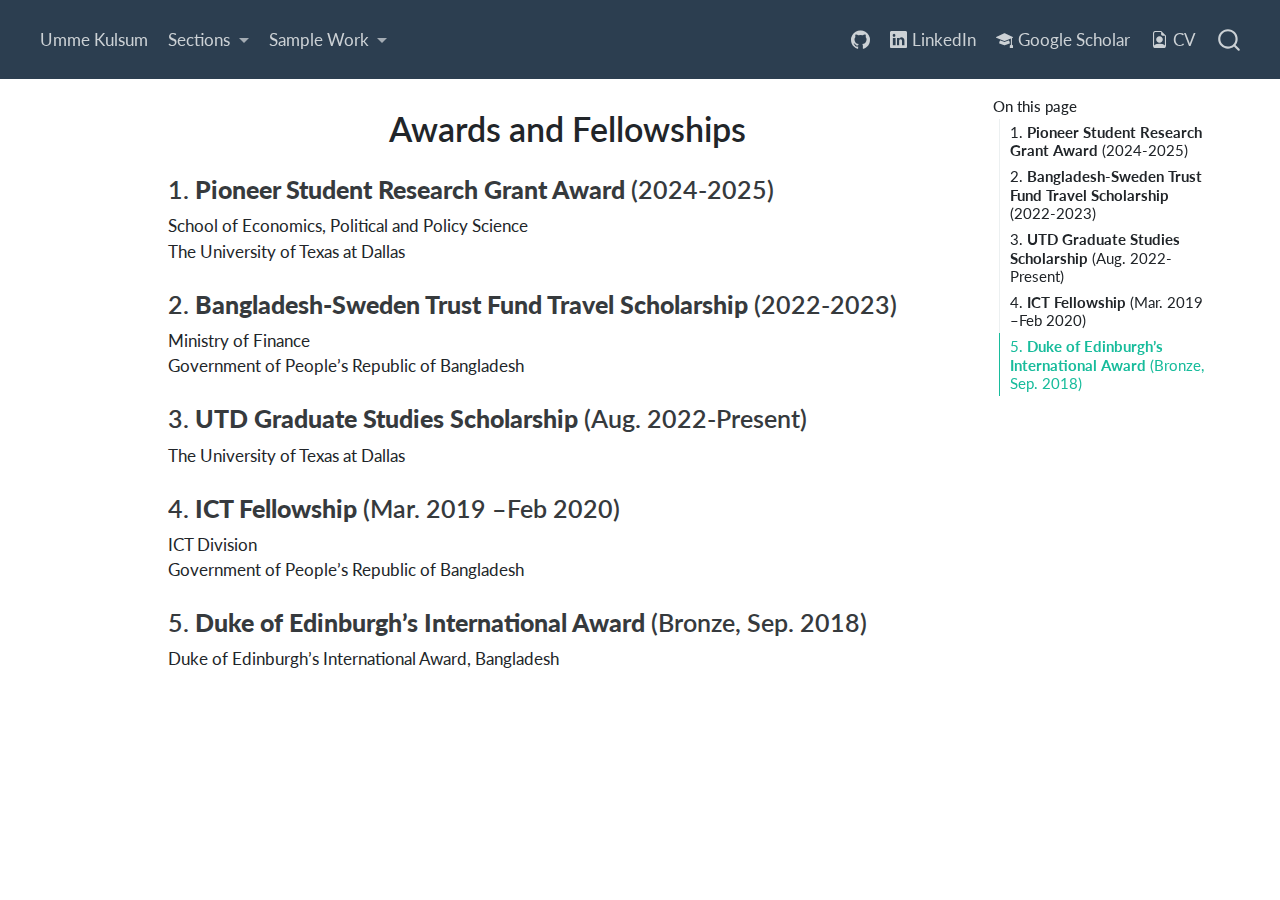
<file: awards.html>
<!DOCTYPE html>
<html xmlns="http://www.w3.org/1999/xhtml" lang="en" xml:lang="en"><head>

<meta charset="utf-8">
<meta name="generator" content="quarto-1.5.57">

<meta name="viewport" content="width=device-width, initial-scale=1.0, user-scalable=yes">


<title>Awards and Fellowships</title>
<style>
code{white-space: pre-wrap;}
span.smallcaps{font-variant: small-caps;}
div.columns{display: flex; gap: min(4vw, 1.5em);}
div.column{flex: auto; overflow-x: auto;}
div.hanging-indent{margin-left: 1.5em; text-indent: -1.5em;}
ul.task-list{list-style: none;}
ul.task-list li input[type="checkbox"] {
  width: 0.8em;
  margin: 0 0.8em 0.2em -1em; /* quarto-specific, see https://github.com/quarto-dev/quarto-cli/issues/4556 */ 
  vertical-align: middle;
}
</style>


<script src="site_libs/quarto-nav/quarto-nav.js"></script>
<script src="site_libs/quarto-nav/headroom.min.js"></script>
<script src="site_libs/clipboard/clipboard.min.js"></script>
<script src="site_libs/quarto-search/autocomplete.umd.js"></script>
<script src="site_libs/quarto-search/fuse.min.js"></script>
<script src="site_libs/quarto-search/quarto-search.js"></script>
<meta name="quarto:offset" content="./">
<script src="site_libs/quarto-html/quarto.js"></script>
<script src="site_libs/quarto-html/popper.min.js"></script>
<script src="site_libs/quarto-html/tippy.umd.min.js"></script>
<script src="site_libs/quarto-html/anchor.min.js"></script>
<link href="site_libs/quarto-html/tippy.css" rel="stylesheet">
<link href="site_libs/quarto-html/quarto-syntax-highlighting.css" rel="stylesheet" id="quarto-text-highlighting-styles">
<script src="site_libs/bootstrap/bootstrap.min.js"></script>
<link href="site_libs/bootstrap/bootstrap-icons.css" rel="stylesheet">
<link href="site_libs/bootstrap/bootstrap.min.css" rel="stylesheet" id="quarto-bootstrap" data-mode="light">
<script id="quarto-search-options" type="application/json">{
  "location": "navbar",
  "copy-button": false,
  "collapse-after": 3,
  "panel-placement": "end",
  "type": "overlay",
  "limit": 50,
  "keyboard-shortcut": [
    "f",
    "/",
    "s"
  ],
  "show-item-context": false,
  "language": {
    "search-no-results-text": "No results",
    "search-matching-documents-text": "matching documents",
    "search-copy-link-title": "Copy link to search",
    "search-hide-matches-text": "Hide additional matches",
    "search-more-match-text": "more match in this document",
    "search-more-matches-text": "more matches in this document",
    "search-clear-button-title": "Clear",
    "search-text-placeholder": "",
    "search-detached-cancel-button-title": "Cancel",
    "search-submit-button-title": "Submit",
    "search-label": "Search"
  }
}</script>


<link rel="stylesheet" href="styles.css">
</head>

<body class="nav-fixed">

<div id="quarto-search-results"></div>
  <header id="quarto-header" class="headroom fixed-top">
    <nav class="navbar navbar-expand-lg " data-bs-theme="dark">
      <div class="navbar-container container-fluid">
            <div id="quarto-search" class="" title="Search"></div>
          <button class="navbar-toggler" type="button" data-bs-toggle="collapse" data-bs-target="#navbarCollapse" aria-controls="navbarCollapse" role="menu" aria-expanded="false" aria-label="Toggle navigation" onclick="if (window.quartoToggleHeadroom) { window.quartoToggleHeadroom(); }">
  <span class="navbar-toggler-icon"></span>
</button>
          <div class="collapse navbar-collapse" id="navbarCollapse">
            <ul class="navbar-nav navbar-nav-scroll me-auto">
  <li class="nav-item">
    <a class="nav-link" href="./index.html"> 
<span class="menu-text">Umme Kulsum</span></a>
  </li>  
  <li class="nav-item dropdown ">
    <a class="nav-link dropdown-toggle" href="#" id="nav-menu-sections" role="link" data-bs-toggle="dropdown" aria-expanded="false">
 <span class="menu-text">Sections</span>
    </a>
    <ul class="dropdown-menu" aria-labelledby="nav-menu-sections">    
        <li>
    <a class="dropdown-item" href="./education.html">
 <span class="dropdown-text">Education and Training</span></a>
  </li>  
        <li>
    <a class="dropdown-item" href="./about.html">
 <span class="dropdown-text">Publication and Conferences</span></a>
  </li>  
        <li>
    <a class="dropdown-item" href="./experience.html">
 <span class="dropdown-text">Professional Experience</span></a>
  </li>  
        <li>
    <a class="dropdown-item" href="./awards.html">
 <span class="dropdown-text">Awards and Fellowships</span></a>
  </li>  
        <li>
    <a class="dropdown-item" href="./sample.html">
 <span class="dropdown-text">Work Sample</span></a>
  </li>  
        <li>
    <a class="dropdown-item" href="./other.html">
 <span class="dropdown-text">Other</span></a>
  </li>  
    </ul>
  </li>
  <li class="nav-item dropdown ">
    <a class="nav-link dropdown-toggle" href="#" id="nav-menu-sample-work" role="link" data-bs-toggle="dropdown" aria-expanded="false">
 <span class="menu-text">Sample Work</span>
    </a>
    <ul class="dropdown-menu" aria-labelledby="nav-menu-sample-work">    
        <li class="dropdown-header">Webapp</li>
        <li>
    <a class="dropdown-item" href="./ConflictAnalysisNigeriaUmmeKulsum.html">
 <span class="dropdown-text"></span></a>
  </li>  
    </ul>
  </li>
</ul>
            <ul class="navbar-nav navbar-nav-scroll ms-auto">
  <li class="nav-item compact">
    <a class="nav-link" href="https://github.com/UmmeKulsum-Muna"> <i class="bi bi-github" role="img">
</i> 
<span class="menu-text"></span></a>
  </li>  
  <li class="nav-item">
    <a class="nav-link" href="https://www.linkedin.com/in/umme-kulsum-580242124/"> <i class="bi bi-linkedin" role="img">
</i> 
<span class="menu-text">LinkedIn</span></a>
  </li>  
  <li class="nav-item">
    <a class="nav-link" href="https://scholar.google.com/citations?user=xAxTV90AAAAJ&amp;hl=en&amp;authuser=1&amp;oi=sra"> <i class="bi bi-mortarboard-fill" role="img">
</i> 
<span class="menu-text">Google Scholar</span></a>
  </li>  
  <li class="nav-item">
    <a class="nav-link" href="./UmmeKulsum_CV.pdf"> <i class="bi bi-file-earmark-person" role="img">
</i> 
<span class="menu-text">CV</span></a>
  </li>  
</ul>
          </div> <!-- /navcollapse -->
            <div class="quarto-navbar-tools">
</div>
      </div> <!-- /container-fluid -->
    </nav>
</header>
<!-- content -->
<div id="quarto-content" class="quarto-container page-columns page-rows-contents page-layout-article page-navbar">
<!-- sidebar -->
<!-- margin-sidebar -->
    <div id="quarto-margin-sidebar" class="sidebar margin-sidebar">
        <nav id="TOC" role="doc-toc" class="toc-active">
    <h2 id="toc-title">On this page</h2>
   
  <ul>
  <li><a href="#pioneer-student-research-grant-award-2024-2025" id="toc-pioneer-student-research-grant-award-2024-2025" class="nav-link active" data-scroll-target="#pioneer-student-research-grant-award-2024-2025">1. <strong>Pioneer Student Research Grant Award</strong> (2024-2025)</a></li>
  <li><a href="#bangladesh-sweden-trust-fund-travel-scholarship-2022-2023" id="toc-bangladesh-sweden-trust-fund-travel-scholarship-2022-2023" class="nav-link" data-scroll-target="#bangladesh-sweden-trust-fund-travel-scholarship-2022-2023">2. <strong>Bangladesh-Sweden Trust Fund Travel Scholarship</strong> (2022-2023)</a></li>
  <li><a href="#utd-graduate-studies-scholarship-aug.-2022-present" id="toc-utd-graduate-studies-scholarship-aug.-2022-present" class="nav-link" data-scroll-target="#utd-graduate-studies-scholarship-aug.-2022-present">3. <strong>UTD Graduate Studies Scholarship</strong> (Aug.&nbsp;2022-Present)</a></li>
  <li><a href="#ict-fellowship-mar.-2019-feb-2020" id="toc-ict-fellowship-mar.-2019-feb-2020" class="nav-link" data-scroll-target="#ict-fellowship-mar.-2019-feb-2020">4. <strong>ICT Fellowship</strong> (Mar.&nbsp;2019 –Feb 2020)</a></li>
  <li><a href="#duke-of-edinburghs-international-award-bronze-sep.-2018" id="toc-duke-of-edinburghs-international-award-bronze-sep.-2018" class="nav-link" data-scroll-target="#duke-of-edinburghs-international-award-bronze-sep.-2018">5. <strong>Duke of Edinburgh’s International Award</strong> (Bronze, Sep.&nbsp;2018)</a></li>
  </ul>
</nav>
    </div>
<!-- main -->
<main class="content" id="quarto-document-content">

<header id="title-block-header" class="quarto-title-block default">
<div class="quarto-title">
<h1 class="title">Awards and Fellowships</h1>
</div>



<div class="quarto-title-meta">

    
  
    
  </div>
  


</header>


<section id="pioneer-student-research-grant-award-2024-2025" class="level3">
<h3 class="anchored" data-anchor-id="pioneer-student-research-grant-award-2024-2025">1. <strong>Pioneer Student Research Grant Award</strong> (2024-2025)</h3>
<p>School of Economics, Political and Policy Science<br>
The University of Texas at Dallas</p>
</section>
<section id="bangladesh-sweden-trust-fund-travel-scholarship-2022-2023" class="level3">
<h3 class="anchored" data-anchor-id="bangladesh-sweden-trust-fund-travel-scholarship-2022-2023">2. <strong>Bangladesh-Sweden Trust Fund Travel Scholarship</strong> (2022-2023)</h3>
<p>Ministry of Finance<br>
Government of People’s Republic of Bangladesh</p>
</section>
<section id="utd-graduate-studies-scholarship-aug.-2022-present" class="level3">
<h3 class="anchored" data-anchor-id="utd-graduate-studies-scholarship-aug.-2022-present">3. <strong>UTD Graduate Studies Scholarship</strong> (Aug.&nbsp;2022-Present)</h3>
<p>The University of Texas at Dallas</p>
</section>
<section id="ict-fellowship-mar.-2019-feb-2020" class="level3">
<h3 class="anchored" data-anchor-id="ict-fellowship-mar.-2019-feb-2020">4. <strong>ICT Fellowship</strong> (Mar.&nbsp;2019 –Feb 2020)</h3>
<p>ICT Division<br>
Government of People’s Republic of Bangladesh</p>
</section>
<section id="duke-of-edinburghs-international-award-bronze-sep.-2018" class="level3">
<h3 class="anchored" data-anchor-id="duke-of-edinburghs-international-award-bronze-sep.-2018">5. <strong>Duke of Edinburgh’s International Award</strong> (Bronze, Sep.&nbsp;2018)</h3>
<p>Duke of Edinburgh’s International Award, Bangladesh</p>


</section>

</main> <!-- /main -->
<script id="quarto-html-after-body" type="application/javascript">
window.document.addEventListener("DOMContentLoaded", function (event) {
  const toggleBodyColorMode = (bsSheetEl) => {
    const mode = bsSheetEl.getAttribute("data-mode");
    const bodyEl = window.document.querySelector("body");
    if (mode === "dark") {
      bodyEl.classList.add("quarto-dark");
      bodyEl.classList.remove("quarto-light");
    } else {
      bodyEl.classList.add("quarto-light");
      bodyEl.classList.remove("quarto-dark");
    }
  }
  const toggleBodyColorPrimary = () => {
    const bsSheetEl = window.document.querySelector("link#quarto-bootstrap");
    if (bsSheetEl) {
      toggleBodyColorMode(bsSheetEl);
    }
  }
  toggleBodyColorPrimary();  
  const icon = "";
  const anchorJS = new window.AnchorJS();
  anchorJS.options = {
    placement: 'right',
    icon: icon
  };
  anchorJS.add('.anchored');
  const isCodeAnnotation = (el) => {
    for (const clz of el.classList) {
      if (clz.startsWith('code-annotation-')) {                     
        return true;
      }
    }
    return false;
  }
  const onCopySuccess = function(e) {
    // button target
    const button = e.trigger;
    // don't keep focus
    button.blur();
    // flash "checked"
    button.classList.add('code-copy-button-checked');
    var currentTitle = button.getAttribute("title");
    button.setAttribute("title", "Copied!");
    let tooltip;
    if (window.bootstrap) {
      button.setAttribute("data-bs-toggle", "tooltip");
      button.setAttribute("data-bs-placement", "left");
      button.setAttribute("data-bs-title", "Copied!");
      tooltip = new bootstrap.Tooltip(button, 
        { trigger: "manual", 
          customClass: "code-copy-button-tooltip",
          offset: [0, -8]});
      tooltip.show();    
    }
    setTimeout(function() {
      if (tooltip) {
        tooltip.hide();
        button.removeAttribute("data-bs-title");
        button.removeAttribute("data-bs-toggle");
        button.removeAttribute("data-bs-placement");
      }
      button.setAttribute("title", currentTitle);
      button.classList.remove('code-copy-button-checked');
    }, 1000);
    // clear code selection
    e.clearSelection();
  }
  const getTextToCopy = function(trigger) {
      const codeEl = trigger.previousElementSibling.cloneNode(true);
      for (const childEl of codeEl.children) {
        if (isCodeAnnotation(childEl)) {
          childEl.remove();
        }
      }
      return codeEl.innerText;
  }
  const clipboard = new window.ClipboardJS('.code-copy-button:not([data-in-quarto-modal])', {
    text: getTextToCopy
  });
  clipboard.on('success', onCopySuccess);
  if (window.document.getElementById('quarto-embedded-source-code-modal')) {
    // For code content inside modals, clipBoardJS needs to be initialized with a container option
    // TODO: Check when it could be a function (https://github.com/zenorocha/clipboard.js/issues/860)
    const clipboardModal = new window.ClipboardJS('.code-copy-button[data-in-quarto-modal]', {
      text: getTextToCopy,
      container: window.document.getElementById('quarto-embedded-source-code-modal')
    });
    clipboardModal.on('success', onCopySuccess);
  }
    var localhostRegex = new RegExp(/^(?:http|https):\/\/localhost\:?[0-9]*\//);
    var mailtoRegex = new RegExp(/^mailto:/);
      var filterRegex = new RegExp('/' + window.location.host + '/');
    var isInternal = (href) => {
        return filterRegex.test(href) || localhostRegex.test(href) || mailtoRegex.test(href);
    }
    // Inspect non-navigation links and adorn them if external
 	var links = window.document.querySelectorAll('a[href]:not(.nav-link):not(.navbar-brand):not(.toc-action):not(.sidebar-link):not(.sidebar-item-toggle):not(.pagination-link):not(.no-external):not([aria-hidden]):not(.dropdown-item):not(.quarto-navigation-tool):not(.about-link)');
    for (var i=0; i<links.length; i++) {
      const link = links[i];
      if (!isInternal(link.href)) {
        // undo the damage that might have been done by quarto-nav.js in the case of
        // links that we want to consider external
        if (link.dataset.originalHref !== undefined) {
          link.href = link.dataset.originalHref;
        }
      }
    }
  function tippyHover(el, contentFn, onTriggerFn, onUntriggerFn) {
    const config = {
      allowHTML: true,
      maxWidth: 500,
      delay: 100,
      arrow: false,
      appendTo: function(el) {
          return el.parentElement;
      },
      interactive: true,
      interactiveBorder: 10,
      theme: 'quarto',
      placement: 'bottom-start',
    };
    if (contentFn) {
      config.content = contentFn;
    }
    if (onTriggerFn) {
      config.onTrigger = onTriggerFn;
    }
    if (onUntriggerFn) {
      config.onUntrigger = onUntriggerFn;
    }
    window.tippy(el, config); 
  }
  const noterefs = window.document.querySelectorAll('a[role="doc-noteref"]');
  for (var i=0; i<noterefs.length; i++) {
    const ref = noterefs[i];
    tippyHover(ref, function() {
      // use id or data attribute instead here
      let href = ref.getAttribute('data-footnote-href') || ref.getAttribute('href');
      try { href = new URL(href).hash; } catch {}
      const id = href.replace(/^#\/?/, "");
      const note = window.document.getElementById(id);
      if (note) {
        return note.innerHTML;
      } else {
        return "";
      }
    });
  }
  const xrefs = window.document.querySelectorAll('a.quarto-xref');
  const processXRef = (id, note) => {
    // Strip column container classes
    const stripColumnClz = (el) => {
      el.classList.remove("page-full", "page-columns");
      if (el.children) {
        for (const child of el.children) {
          stripColumnClz(child);
        }
      }
    }
    stripColumnClz(note)
    if (id === null || id.startsWith('sec-')) {
      // Special case sections, only their first couple elements
      const container = document.createElement("div");
      if (note.children && note.children.length > 2) {
        container.appendChild(note.children[0].cloneNode(true));
        for (let i = 1; i < note.children.length; i++) {
          const child = note.children[i];
          if (child.tagName === "P" && child.innerText === "") {
            continue;
          } else {
            container.appendChild(child.cloneNode(true));
            break;
          }
        }
        if (window.Quarto?.typesetMath) {
          window.Quarto.typesetMath(container);
        }
        return container.innerHTML
      } else {
        if (window.Quarto?.typesetMath) {
          window.Quarto.typesetMath(note);
        }
        return note.innerHTML;
      }
    } else {
      // Remove any anchor links if they are present
      const anchorLink = note.querySelector('a.anchorjs-link');
      if (anchorLink) {
        anchorLink.remove();
      }
      if (window.Quarto?.typesetMath) {
        window.Quarto.typesetMath(note);
      }
      // TODO in 1.5, we should make sure this works without a callout special case
      if (note.classList.contains("callout")) {
        return note.outerHTML;
      } else {
        return note.innerHTML;
      }
    }
  }
  for (var i=0; i<xrefs.length; i++) {
    const xref = xrefs[i];
    tippyHover(xref, undefined, function(instance) {
      instance.disable();
      let url = xref.getAttribute('href');
      let hash = undefined; 
      if (url.startsWith('#')) {
        hash = url;
      } else {
        try { hash = new URL(url).hash; } catch {}
      }
      if (hash) {
        const id = hash.replace(/^#\/?/, "");
        const note = window.document.getElementById(id);
        if (note !== null) {
          try {
            const html = processXRef(id, note.cloneNode(true));
            instance.setContent(html);
          } finally {
            instance.enable();
            instance.show();
          }
        } else {
          // See if we can fetch this
          fetch(url.split('#')[0])
          .then(res => res.text())
          .then(html => {
            const parser = new DOMParser();
            const htmlDoc = parser.parseFromString(html, "text/html");
            const note = htmlDoc.getElementById(id);
            if (note !== null) {
              const html = processXRef(id, note);
              instance.setContent(html);
            } 
          }).finally(() => {
            instance.enable();
            instance.show();
          });
        }
      } else {
        // See if we can fetch a full url (with no hash to target)
        // This is a special case and we should probably do some content thinning / targeting
        fetch(url)
        .then(res => res.text())
        .then(html => {
          const parser = new DOMParser();
          const htmlDoc = parser.parseFromString(html, "text/html");
          const note = htmlDoc.querySelector('main.content');
          if (note !== null) {
            // This should only happen for chapter cross references
            // (since there is no id in the URL)
            // remove the first header
            if (note.children.length > 0 && note.children[0].tagName === "HEADER") {
              note.children[0].remove();
            }
            const html = processXRef(null, note);
            instance.setContent(html);
          } 
        }).finally(() => {
          instance.enable();
          instance.show();
        });
      }
    }, function(instance) {
    });
  }
      let selectedAnnoteEl;
      const selectorForAnnotation = ( cell, annotation) => {
        let cellAttr = 'data-code-cell="' + cell + '"';
        let lineAttr = 'data-code-annotation="' +  annotation + '"';
        const selector = 'span[' + cellAttr + '][' + lineAttr + ']';
        return selector;
      }
      const selectCodeLines = (annoteEl) => {
        const doc = window.document;
        const targetCell = annoteEl.getAttribute("data-target-cell");
        const targetAnnotation = annoteEl.getAttribute("data-target-annotation");
        const annoteSpan = window.document.querySelector(selectorForAnnotation(targetCell, targetAnnotation));
        const lines = annoteSpan.getAttribute("data-code-lines").split(",");
        const lineIds = lines.map((line) => {
          return targetCell + "-" + line;
        })
        let top = null;
        let height = null;
        let parent = null;
        if (lineIds.length > 0) {
            //compute the position of the single el (top and bottom and make a div)
            const el = window.document.getElementById(lineIds[0]);
            top = el.offsetTop;
            height = el.offsetHeight;
            parent = el.parentElement.parentElement;
          if (lineIds.length > 1) {
            const lastEl = window.document.getElementById(lineIds[lineIds.length - 1]);
            const bottom = lastEl.offsetTop + lastEl.offsetHeight;
            height = bottom - top;
          }
          if (top !== null && height !== null && parent !== null) {
            // cook up a div (if necessary) and position it 
            let div = window.document.getElementById("code-annotation-line-highlight");
            if (div === null) {
              div = window.document.createElement("div");
              div.setAttribute("id", "code-annotation-line-highlight");
              div.style.position = 'absolute';
              parent.appendChild(div);
            }
            div.style.top = top - 2 + "px";
            div.style.height = height + 4 + "px";
            div.style.left = 0;
            let gutterDiv = window.document.getElementById("code-annotation-line-highlight-gutter");
            if (gutterDiv === null) {
              gutterDiv = window.document.createElement("div");
              gutterDiv.setAttribute("id", "code-annotation-line-highlight-gutter");
              gutterDiv.style.position = 'absolute';
              const codeCell = window.document.getElementById(targetCell);
              const gutter = codeCell.querySelector('.code-annotation-gutter');
              gutter.appendChild(gutterDiv);
            }
            gutterDiv.style.top = top - 2 + "px";
            gutterDiv.style.height = height + 4 + "px";
          }
          selectedAnnoteEl = annoteEl;
        }
      };
      const unselectCodeLines = () => {
        const elementsIds = ["code-annotation-line-highlight", "code-annotation-line-highlight-gutter"];
        elementsIds.forEach((elId) => {
          const div = window.document.getElementById(elId);
          if (div) {
            div.remove();
          }
        });
        selectedAnnoteEl = undefined;
      };
        // Handle positioning of the toggle
    window.addEventListener(
      "resize",
      throttle(() => {
        elRect = undefined;
        if (selectedAnnoteEl) {
          selectCodeLines(selectedAnnoteEl);
        }
      }, 10)
    );
    function throttle(fn, ms) {
    let throttle = false;
    let timer;
      return (...args) => {
        if(!throttle) { // first call gets through
            fn.apply(this, args);
            throttle = true;
        } else { // all the others get throttled
            if(timer) clearTimeout(timer); // cancel #2
            timer = setTimeout(() => {
              fn.apply(this, args);
              timer = throttle = false;
            }, ms);
        }
      };
    }
      // Attach click handler to the DT
      const annoteDls = window.document.querySelectorAll('dt[data-target-cell]');
      for (const annoteDlNode of annoteDls) {
        annoteDlNode.addEventListener('click', (event) => {
          const clickedEl = event.target;
          if (clickedEl !== selectedAnnoteEl) {
            unselectCodeLines();
            const activeEl = window.document.querySelector('dt[data-target-cell].code-annotation-active');
            if (activeEl) {
              activeEl.classList.remove('code-annotation-active');
            }
            selectCodeLines(clickedEl);
            clickedEl.classList.add('code-annotation-active');
          } else {
            // Unselect the line
            unselectCodeLines();
            clickedEl.classList.remove('code-annotation-active');
          }
        });
      }
  const findCites = (el) => {
    const parentEl = el.parentElement;
    if (parentEl) {
      const cites = parentEl.dataset.cites;
      if (cites) {
        return {
          el,
          cites: cites.split(' ')
        };
      } else {
        return findCites(el.parentElement)
      }
    } else {
      return undefined;
    }
  };
  var bibliorefs = window.document.querySelectorAll('a[role="doc-biblioref"]');
  for (var i=0; i<bibliorefs.length; i++) {
    const ref = bibliorefs[i];
    const citeInfo = findCites(ref);
    if (citeInfo) {
      tippyHover(citeInfo.el, function() {
        var popup = window.document.createElement('div');
        citeInfo.cites.forEach(function(cite) {
          var citeDiv = window.document.createElement('div');
          citeDiv.classList.add('hanging-indent');
          citeDiv.classList.add('csl-entry');
          var biblioDiv = window.document.getElementById('ref-' + cite);
          if (biblioDiv) {
            citeDiv.innerHTML = biblioDiv.innerHTML;
          }
          popup.appendChild(citeDiv);
        });
        return popup.innerHTML;
      });
    }
  }
});
</script>
</div> <!-- /content -->




</body></html>
</file>
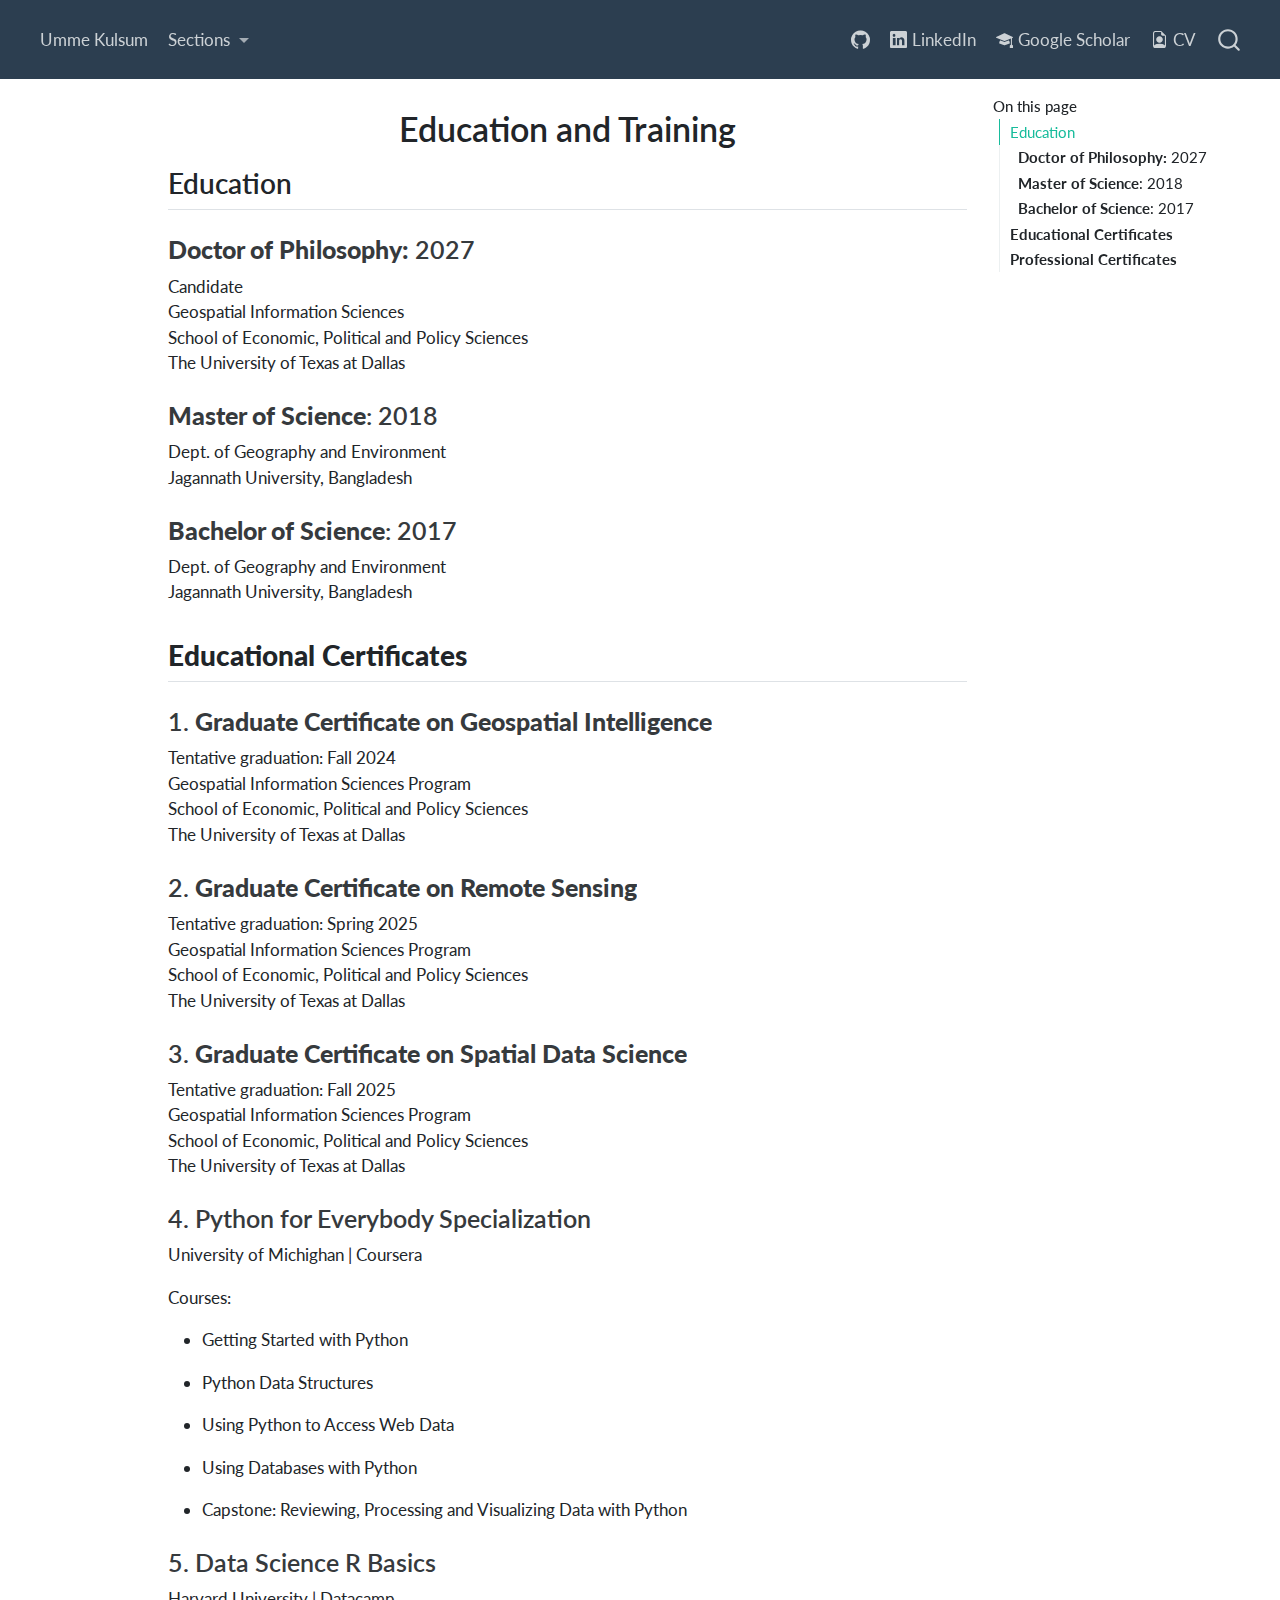
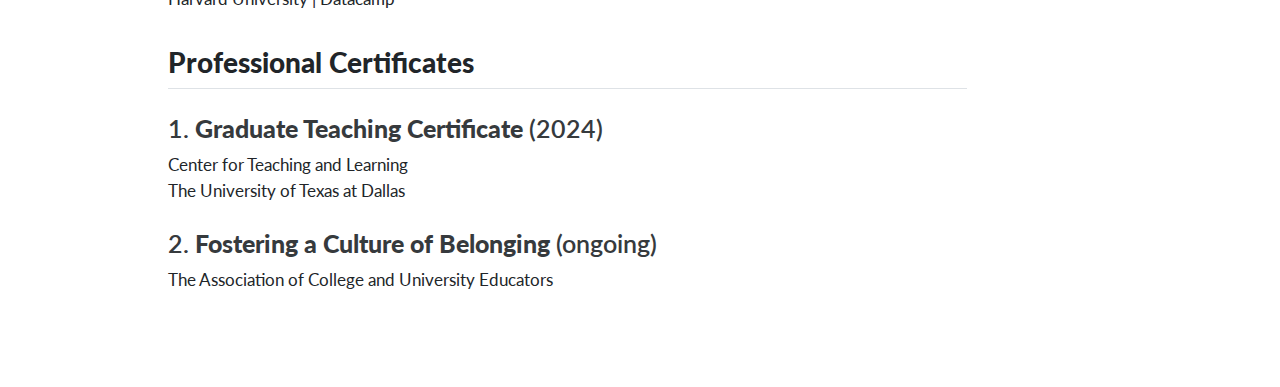
<file: education.html>
<!DOCTYPE html>
<html xmlns="http://www.w3.org/1999/xhtml" lang="en" xml:lang="en"><head>

<meta charset="utf-8">
<meta name="generator" content="quarto-1.4.555">

<meta name="viewport" content="width=device-width, initial-scale=1.0, user-scalable=yes">


<title>Education and Training</title>
<style>
code{white-space: pre-wrap;}
span.smallcaps{font-variant: small-caps;}
div.columns{display: flex; gap: min(4vw, 1.5em);}
div.column{flex: auto; overflow-x: auto;}
div.hanging-indent{margin-left: 1.5em; text-indent: -1.5em;}
ul.task-list{list-style: none;}
ul.task-list li input[type="checkbox"] {
  width: 0.8em;
  margin: 0 0.8em 0.2em -1em; /* quarto-specific, see https://github.com/quarto-dev/quarto-cli/issues/4556 */ 
  vertical-align: middle;
}
</style>


<script src="site_libs/quarto-nav/quarto-nav.js"></script>
<script src="site_libs/quarto-nav/headroom.min.js"></script>
<script src="site_libs/clipboard/clipboard.min.js"></script>
<script src="site_libs/quarto-search/autocomplete.umd.js"></script>
<script src="site_libs/quarto-search/fuse.min.js"></script>
<script src="site_libs/quarto-search/quarto-search.js"></script>
<meta name="quarto:offset" content="./">
<script src="site_libs/quarto-html/quarto.js"></script>
<script src="site_libs/quarto-html/popper.min.js"></script>
<script src="site_libs/quarto-html/tippy.umd.min.js"></script>
<script src="site_libs/quarto-html/anchor.min.js"></script>
<link href="site_libs/quarto-html/tippy.css" rel="stylesheet">
<link href="site_libs/quarto-html/quarto-syntax-highlighting.css" rel="stylesheet" id="quarto-text-highlighting-styles">
<script src="site_libs/bootstrap/bootstrap.min.js"></script>
<link href="site_libs/bootstrap/bootstrap-icons.css" rel="stylesheet">
<link href="site_libs/bootstrap/bootstrap.min.css" rel="stylesheet" id="quarto-bootstrap" data-mode="light">
<script id="quarto-search-options" type="application/json">{
  "location": "navbar",
  "copy-button": false,
  "collapse-after": 3,
  "panel-placement": "end",
  "type": "overlay",
  "limit": 50,
  "keyboard-shortcut": [
    "f",
    "/",
    "s"
  ],
  "show-item-context": false,
  "language": {
    "search-no-results-text": "No results",
    "search-matching-documents-text": "matching documents",
    "search-copy-link-title": "Copy link to search",
    "search-hide-matches-text": "Hide additional matches",
    "search-more-match-text": "more match in this document",
    "search-more-matches-text": "more matches in this document",
    "search-clear-button-title": "Clear",
    "search-text-placeholder": "",
    "search-detached-cancel-button-title": "Cancel",
    "search-submit-button-title": "Submit",
    "search-label": "Search"
  }
}</script>


<link rel="stylesheet" href="styles.css">
</head>

<body class="nav-fixed">

<div id="quarto-search-results"></div>
  <header id="quarto-header" class="headroom fixed-top">
    <nav class="navbar navbar-expand-lg " data-bs-theme="dark">
      <div class="navbar-container container-fluid">
            <div id="quarto-search" class="" title="Search"></div>
          <button class="navbar-toggler" type="button" data-bs-toggle="collapse" data-bs-target="#navbarCollapse" aria-controls="navbarCollapse" aria-expanded="false" aria-label="Toggle navigation" onclick="if (window.quartoToggleHeadroom) { window.quartoToggleHeadroom(); }">
  <span class="navbar-toggler-icon"></span>
</button>
          <div class="collapse navbar-collapse" id="navbarCollapse">
            <ul class="navbar-nav navbar-nav-scroll me-auto">
  <li class="nav-item">
    <a class="nav-link" href="./index.html"> 
<span class="menu-text">Umme Kulsum</span></a>
  </li>  
  <li class="nav-item dropdown ">
    <a class="nav-link dropdown-toggle" href="#" id="nav-menu-sections" role="button" data-bs-toggle="dropdown" aria-expanded="false">
 <span class="menu-text">Sections</span>
    </a>
    <ul class="dropdown-menu" aria-labelledby="nav-menu-sections">    
        <li>
    <a class="dropdown-item" href="./education.html">
 <span class="dropdown-text">Education and Training</span></a>
  </li>  
        <li>
    <a class="dropdown-item" href="./about.html">
 <span class="dropdown-text">Publication and Conferences</span></a>
  </li>  
        <li>
    <a class="dropdown-item" href="./experience.html">
 <span class="dropdown-text">Professional Experience</span></a>
  </li>  
        <li>
    <a class="dropdown-item" href="./awards.html">
 <span class="dropdown-text">Awards and Fellowships</span></a>
  </li>  
        <li>
    <a class="dropdown-item" href="./other.html">
 <span class="dropdown-text">Other</span></a>
  </li>  
        <li>
    <a class="dropdown-item" href="./sample.html">
 <span class="dropdown-text">Work Sample</span></a>
  </li>  
    </ul>
  </li>
</ul>
            <ul class="navbar-nav navbar-nav-scroll ms-auto">
  <li class="nav-item compact">
    <a class="nav-link" href="https://github.com/UmmeKulsum-Muna"> <i class="bi bi-github" role="img">
</i> 
<span class="menu-text"></span></a>
  </li>  
  <li class="nav-item">
    <a class="nav-link" href="https://www.linkedin.com/in/umme-kulsum-580242124/"> <i class="bi bi-linkedin" role="img">
</i> 
<span class="menu-text">LinkedIn</span></a>
  </li>  
  <li class="nav-item">
    <a class="nav-link" href="https://scholar.google.com/citations?user=xAxTV90AAAAJ&amp;hl=en&amp;authuser=1&amp;oi=sra"> <i class="bi bi-mortarboard-fill" role="img">
</i> 
<span class="menu-text">Google Scholar</span></a>
  </li>  
  <li class="nav-item">
    <a class="nav-link" href="./UmmeKulsum_CV.pdf"> <i class="bi bi-file-earmark-person" role="img">
</i> 
<span class="menu-text">CV</span></a>
  </li>  
</ul>
          </div> <!-- /navcollapse -->
          <div class="quarto-navbar-tools">
</div>
      </div> <!-- /container-fluid -->
    </nav>
</header>
<!-- content -->
<div id="quarto-content" class="quarto-container page-columns page-rows-contents page-layout-article page-navbar">
<!-- sidebar -->
<!-- margin-sidebar -->
    <div id="quarto-margin-sidebar" class="sidebar margin-sidebar">
        <nav id="TOC" role="doc-toc" class="toc-active">
    <h2 id="toc-title">On this page</h2>
   
  <ul>
  <li><a href="#education" id="toc-education" class="nav-link active" data-scroll-target="#education">Education</a>
  <ul class="collapse">
  <li><a href="#doctor-of-philosophy-2027" id="toc-doctor-of-philosophy-2027" class="nav-link" data-scroll-target="#doctor-of-philosophy-2027"><strong>Doctor of Philosophy:</strong> 2027</a></li>
  <li><a href="#master-of-science-2018" id="toc-master-of-science-2018" class="nav-link" data-scroll-target="#master-of-science-2018"><strong>Master of Science</strong>: 2018</a></li>
  <li><a href="#bachelor-of-science-2017" id="toc-bachelor-of-science-2017" class="nav-link" data-scroll-target="#bachelor-of-science-2017"><strong>Bachelor of Science</strong>: 2017</a></li>
  </ul></li>
  <li><a href="#educational-certificates" id="toc-educational-certificates" class="nav-link" data-scroll-target="#educational-certificates"><strong>Educational Certificates</strong></a>
  <ul class="collapse">
  <li><a href="#graduate-certificate-on-geospatial-intelligence" id="toc-graduate-certificate-on-geospatial-intelligence" class="nav-link" data-scroll-target="#graduate-certificate-on-geospatial-intelligence">1. <strong>Graduate Certificate on Geospatial Intelligence</strong></a></li>
  <li><a href="#graduate-certificate-on-remote-sensing" id="toc-graduate-certificate-on-remote-sensing" class="nav-link" data-scroll-target="#graduate-certificate-on-remote-sensing">2. <strong>Graduate Certificate on Remote Sensing</strong></a></li>
  <li><a href="#graduate-certificate-on-spatial-data-science" id="toc-graduate-certificate-on-spatial-data-science" class="nav-link" data-scroll-target="#graduate-certificate-on-spatial-data-science">3. <strong>Graduate Certificate on Spatial Data Science</strong></a></li>
  <li><a href="#python-for-everybody-specialization" id="toc-python-for-everybody-specialization" class="nav-link" data-scroll-target="#python-for-everybody-specialization">4. Python for Everybody Specialization</a></li>
  <li><a href="#data-science-r-basics" id="toc-data-science-r-basics" class="nav-link" data-scroll-target="#data-science-r-basics">5. Data Science R Basics</a></li>
  </ul></li>
  <li><a href="#professional-certificates" id="toc-professional-certificates" class="nav-link" data-scroll-target="#professional-certificates"><strong>Professional Certificates</strong></a>
  <ul class="collapse">
  <li><a href="#graduate-teaching-certificate-2024" id="toc-graduate-teaching-certificate-2024" class="nav-link" data-scroll-target="#graduate-teaching-certificate-2024">1. <strong>Graduate Teaching Certificate</strong> (2024)</a></li>
  <li><a href="#fostering-a-culture-of-belonging-ongoing" id="toc-fostering-a-culture-of-belonging-ongoing" class="nav-link" data-scroll-target="#fostering-a-culture-of-belonging-ongoing">2. <strong>Fostering a Culture of Belonging</strong> (ongoing)</a></li>
  </ul></li>
  </ul>
</nav>
    </div>
<!-- main -->
<main class="content" id="quarto-document-content">

<header id="title-block-header" class="quarto-title-block default">
<div class="quarto-title">
<h1 class="title">Education and Training</h1>
</div>



<div class="quarto-title-meta">

    
  
    
  </div>
  


</header>


<section id="education" class="level2">
<h2 class="anchored" data-anchor-id="education">Education</h2>
<section id="doctor-of-philosophy-2027" class="level3">
<h3 class="anchored" data-anchor-id="doctor-of-philosophy-2027"><strong>Doctor of Philosophy:</strong> 2027</h3>
<p>Candidate<br>
Geospatial Information Sciences<br>
School of Economic, Political and Policy Sciences<br>
The University of Texas at Dallas</p>
</section>
<section id="master-of-science-2018" class="level3">
<h3 class="anchored" data-anchor-id="master-of-science-2018"><strong>Master of Science</strong>: 2018</h3>
<p>Dept. of Geography and Environment<br>
Jagannath University, Bangladesh</p>
</section>
<section id="bachelor-of-science-2017" class="level3">
<h3 class="anchored" data-anchor-id="bachelor-of-science-2017"><strong>Bachelor of Science</strong>: 2017</h3>
<p>Dept. of Geography and Environment<br>
Jagannath University, Bangladesh</p>
</section>
</section>
<section id="educational-certificates" class="level2">
<h2 class="anchored" data-anchor-id="educational-certificates"><strong>Educational Certificates</strong></h2>
<section id="graduate-certificate-on-geospatial-intelligence" class="level3">
<h3 class="anchored" data-anchor-id="graduate-certificate-on-geospatial-intelligence">1. <strong>Graduate Certificate on Geospatial Intelligence</strong></h3>
<p>Tentative graduation: Fall 2024<br>
Geospatial Information Sciences Program<br>
School of Economic, Political and Policy Sciences<br>
The University of Texas at Dallas</p>
</section>
<section id="graduate-certificate-on-remote-sensing" class="level3">
<h3 class="anchored" data-anchor-id="graduate-certificate-on-remote-sensing">2. <strong>Graduate Certificate on Remote Sensing</strong></h3>
<p>Tentative graduation: Spring 2025<br>
Geospatial Information Sciences Program<br>
School of Economic, Political and Policy Sciences<br>
The University of Texas at Dallas</p>
</section>
<section id="graduate-certificate-on-spatial-data-science" class="level3">
<h3 class="anchored" data-anchor-id="graduate-certificate-on-spatial-data-science">3. <strong>Graduate Certificate on Spatial Data Science</strong></h3>
<p>Tentative graduation: Fall 2025<br>
Geospatial Information Sciences Program<br>
School of Economic, Political and Policy Sciences<br>
The University of Texas at Dallas</p>
</section>
<section id="python-for-everybody-specialization" class="level3">
<h3 class="anchored" data-anchor-id="python-for-everybody-specialization">4. Python for Everybody Specialization</h3>
<p>University of Michighan | Coursera</p>
<p>Courses:</p>
<ul>
<li><p>Getting Started with Python</p></li>
<li><p>Python Data Structures</p></li>
<li><p>Using Python to Access Web Data</p></li>
<li><p>Using Databases with Python</p></li>
<li><p>Capstone: Reviewing, Processing and Visualizing Data with Python</p></li>
</ul>
</section>
<section id="data-science-r-basics" class="level3">
<h3 class="anchored" data-anchor-id="data-science-r-basics">5. Data Science R Basics</h3>
<p>Harvard University | Datacamp</p>
</section>
</section>
<section id="professional-certificates" class="level2">
<h2 class="anchored" data-anchor-id="professional-certificates"><strong>Professional Certificates</strong></h2>
<section id="graduate-teaching-certificate-2024" class="level3">
<h3 class="anchored" data-anchor-id="graduate-teaching-certificate-2024">1. <strong>Graduate Teaching Certificate</strong> (2024)</h3>
<p>Center for Teaching and Learning<br>
The University of Texas at Dallas</p>
</section>
<section id="fostering-a-culture-of-belonging-ongoing" class="level3">
<h3 class="anchored" data-anchor-id="fostering-a-culture-of-belonging-ongoing">2. <strong>Fostering a Culture of Belonging</strong> (ongoing)</h3>
<p>The Association of College and University Educators</p>


</section>
</section>

</main> <!-- /main -->
<script id="quarto-html-after-body" type="application/javascript">
window.document.addEventListener("DOMContentLoaded", function (event) {
  const toggleBodyColorMode = (bsSheetEl) => {
    const mode = bsSheetEl.getAttribute("data-mode");
    const bodyEl = window.document.querySelector("body");
    if (mode === "dark") {
      bodyEl.classList.add("quarto-dark");
      bodyEl.classList.remove("quarto-light");
    } else {
      bodyEl.classList.add("quarto-light");
      bodyEl.classList.remove("quarto-dark");
    }
  }
  const toggleBodyColorPrimary = () => {
    const bsSheetEl = window.document.querySelector("link#quarto-bootstrap");
    if (bsSheetEl) {
      toggleBodyColorMode(bsSheetEl);
    }
  }
  toggleBodyColorPrimary();  
  const icon = "";
  const anchorJS = new window.AnchorJS();
  anchorJS.options = {
    placement: 'right',
    icon: icon
  };
  anchorJS.add('.anchored');
  const isCodeAnnotation = (el) => {
    for (const clz of el.classList) {
      if (clz.startsWith('code-annotation-')) {                     
        return true;
      }
    }
    return false;
  }
  const clipboard = new window.ClipboardJS('.code-copy-button', {
    text: function(trigger) {
      const codeEl = trigger.previousElementSibling.cloneNode(true);
      for (const childEl of codeEl.children) {
        if (isCodeAnnotation(childEl)) {
          childEl.remove();
        }
      }
      return codeEl.innerText;
    }
  });
  clipboard.on('success', function(e) {
    // button target
    const button = e.trigger;
    // don't keep focus
    button.blur();
    // flash "checked"
    button.classList.add('code-copy-button-checked');
    var currentTitle = button.getAttribute("title");
    button.setAttribute("title", "Copied!");
    let tooltip;
    if (window.bootstrap) {
      button.setAttribute("data-bs-toggle", "tooltip");
      button.setAttribute("data-bs-placement", "left");
      button.setAttribute("data-bs-title", "Copied!");
      tooltip = new bootstrap.Tooltip(button, 
        { trigger: "manual", 
          customClass: "code-copy-button-tooltip",
          offset: [0, -8]});
      tooltip.show();    
    }
    setTimeout(function() {
      if (tooltip) {
        tooltip.hide();
        button.removeAttribute("data-bs-title");
        button.removeAttribute("data-bs-toggle");
        button.removeAttribute("data-bs-placement");
      }
      button.setAttribute("title", currentTitle);
      button.classList.remove('code-copy-button-checked');
    }, 1000);
    // clear code selection
    e.clearSelection();
  });
    var localhostRegex = new RegExp(/^(?:http|https):\/\/localhost\:?[0-9]*\//);
    var mailtoRegex = new RegExp(/^mailto:/);
      var filterRegex = new RegExp('/' + window.location.host + '/');
    var isInternal = (href) => {
        return filterRegex.test(href) || localhostRegex.test(href) || mailtoRegex.test(href);
    }
    // Inspect non-navigation links and adorn them if external
 	var links = window.document.querySelectorAll('a[href]:not(.nav-link):not(.navbar-brand):not(.toc-action):not(.sidebar-link):not(.sidebar-item-toggle):not(.pagination-link):not(.no-external):not([aria-hidden]):not(.dropdown-item):not(.quarto-navigation-tool)');
    for (var i=0; i<links.length; i++) {
      const link = links[i];
      if (!isInternal(link.href)) {
        // undo the damage that might have been done by quarto-nav.js in the case of
        // links that we want to consider external
        if (link.dataset.originalHref !== undefined) {
          link.href = link.dataset.originalHref;
        }
      }
    }
  function tippyHover(el, contentFn, onTriggerFn, onUntriggerFn) {
    const config = {
      allowHTML: true,
      maxWidth: 500,
      delay: 100,
      arrow: false,
      appendTo: function(el) {
          return el.parentElement;
      },
      interactive: true,
      interactiveBorder: 10,
      theme: 'quarto',
      placement: 'bottom-start',
    };
    if (contentFn) {
      config.content = contentFn;
    }
    if (onTriggerFn) {
      config.onTrigger = onTriggerFn;
    }
    if (onUntriggerFn) {
      config.onUntrigger = onUntriggerFn;
    }
    window.tippy(el, config); 
  }
  const noterefs = window.document.querySelectorAll('a[role="doc-noteref"]');
  for (var i=0; i<noterefs.length; i++) {
    const ref = noterefs[i];
    tippyHover(ref, function() {
      // use id or data attribute instead here
      let href = ref.getAttribute('data-footnote-href') || ref.getAttribute('href');
      try { href = new URL(href).hash; } catch {}
      const id = href.replace(/^#\/?/, "");
      const note = window.document.getElementById(id);
      if (note) {
        return note.innerHTML;
      } else {
        return "";
      }
    });
  }
  const xrefs = window.document.querySelectorAll('a.quarto-xref');
  const processXRef = (id, note) => {
    // Strip column container classes
    const stripColumnClz = (el) => {
      el.classList.remove("page-full", "page-columns");
      if (el.children) {
        for (const child of el.children) {
          stripColumnClz(child);
        }
      }
    }
    stripColumnClz(note)
    if (id === null || id.startsWith('sec-')) {
      // Special case sections, only their first couple elements
      const container = document.createElement("div");
      if (note.children && note.children.length > 2) {
        container.appendChild(note.children[0].cloneNode(true));
        for (let i = 1; i < note.children.length; i++) {
          const child = note.children[i];
          if (child.tagName === "P" && child.innerText === "") {
            continue;
          } else {
            container.appendChild(child.cloneNode(true));
            break;
          }
        }
        if (window.Quarto?.typesetMath) {
          window.Quarto.typesetMath(container);
        }
        return container.innerHTML
      } else {
        if (window.Quarto?.typesetMath) {
          window.Quarto.typesetMath(note);
        }
        return note.innerHTML;
      }
    } else {
      // Remove any anchor links if they are present
      const anchorLink = note.querySelector('a.anchorjs-link');
      if (anchorLink) {
        anchorLink.remove();
      }
      if (window.Quarto?.typesetMath) {
        window.Quarto.typesetMath(note);
      }
      // TODO in 1.5, we should make sure this works without a callout special case
      if (note.classList.contains("callout")) {
        return note.outerHTML;
      } else {
        return note.innerHTML;
      }
    }
  }
  for (var i=0; i<xrefs.length; i++) {
    const xref = xrefs[i];
    tippyHover(xref, undefined, function(instance) {
      instance.disable();
      let url = xref.getAttribute('href');
      let hash = undefined; 
      if (url.startsWith('#')) {
        hash = url;
      } else {
        try { hash = new URL(url).hash; } catch {}
      }
      if (hash) {
        const id = hash.replace(/^#\/?/, "");
        const note = window.document.getElementById(id);
        if (note !== null) {
          try {
            const html = processXRef(id, note.cloneNode(true));
            instance.setContent(html);
          } finally {
            instance.enable();
            instance.show();
          }
        } else {
          // See if we can fetch this
          fetch(url.split('#')[0])
          .then(res => res.text())
          .then(html => {
            const parser = new DOMParser();
            const htmlDoc = parser.parseFromString(html, "text/html");
            const note = htmlDoc.getElementById(id);
            if (note !== null) {
              const html = processXRef(id, note);
              instance.setContent(html);
            } 
          }).finally(() => {
            instance.enable();
            instance.show();
          });
        }
      } else {
        // See if we can fetch a full url (with no hash to target)
        // This is a special case and we should probably do some content thinning / targeting
        fetch(url)
        .then(res => res.text())
        .then(html => {
          const parser = new DOMParser();
          const htmlDoc = parser.parseFromString(html, "text/html");
          const note = htmlDoc.querySelector('main.content');
          if (note !== null) {
            // This should only happen for chapter cross references
            // (since there is no id in the URL)
            // remove the first header
            if (note.children.length > 0 && note.children[0].tagName === "HEADER") {
              note.children[0].remove();
            }
            const html = processXRef(null, note);
            instance.setContent(html);
          } 
        }).finally(() => {
          instance.enable();
          instance.show();
        });
      }
    }, function(instance) {
    });
  }
      let selectedAnnoteEl;
      const selectorForAnnotation = ( cell, annotation) => {
        let cellAttr = 'data-code-cell="' + cell + '"';
        let lineAttr = 'data-code-annotation="' +  annotation + '"';
        const selector = 'span[' + cellAttr + '][' + lineAttr + ']';
        return selector;
      }
      const selectCodeLines = (annoteEl) => {
        const doc = window.document;
        const targetCell = annoteEl.getAttribute("data-target-cell");
        const targetAnnotation = annoteEl.getAttribute("data-target-annotation");
        const annoteSpan = window.document.querySelector(selectorForAnnotation(targetCell, targetAnnotation));
        const lines = annoteSpan.getAttribute("data-code-lines").split(",");
        const lineIds = lines.map((line) => {
          return targetCell + "-" + line;
        })
        let top = null;
        let height = null;
        let parent = null;
        if (lineIds.length > 0) {
            //compute the position of the single el (top and bottom and make a div)
            const el = window.document.getElementById(lineIds[0]);
            top = el.offsetTop;
            height = el.offsetHeight;
            parent = el.parentElement.parentElement;
          if (lineIds.length > 1) {
            const lastEl = window.document.getElementById(lineIds[lineIds.length - 1]);
            const bottom = lastEl.offsetTop + lastEl.offsetHeight;
            height = bottom - top;
          }
          if (top !== null && height !== null && parent !== null) {
            // cook up a div (if necessary) and position it 
            let div = window.document.getElementById("code-annotation-line-highlight");
            if (div === null) {
              div = window.document.createElement("div");
              div.setAttribute("id", "code-annotation-line-highlight");
              div.style.position = 'absolute';
              parent.appendChild(div);
            }
            div.style.top = top - 2 + "px";
            div.style.height = height + 4 + "px";
            div.style.left = 0;
            let gutterDiv = window.document.getElementById("code-annotation-line-highlight-gutter");
            if (gutterDiv === null) {
              gutterDiv = window.document.createElement("div");
              gutterDiv.setAttribute("id", "code-annotation-line-highlight-gutter");
              gutterDiv.style.position = 'absolute';
              const codeCell = window.document.getElementById(targetCell);
              const gutter = codeCell.querySelector('.code-annotation-gutter');
              gutter.appendChild(gutterDiv);
            }
            gutterDiv.style.top = top - 2 + "px";
            gutterDiv.style.height = height + 4 + "px";
          }
          selectedAnnoteEl = annoteEl;
        }
      };
      const unselectCodeLines = () => {
        const elementsIds = ["code-annotation-line-highlight", "code-annotation-line-highlight-gutter"];
        elementsIds.forEach((elId) => {
          const div = window.document.getElementById(elId);
          if (div) {
            div.remove();
          }
        });
        selectedAnnoteEl = undefined;
      };
        // Handle positioning of the toggle
    window.addEventListener(
      "resize",
      throttle(() => {
        elRect = undefined;
        if (selectedAnnoteEl) {
          selectCodeLines(selectedAnnoteEl);
        }
      }, 10)
    );
    function throttle(fn, ms) {
    let throttle = false;
    let timer;
      return (...args) => {
        if(!throttle) { // first call gets through
            fn.apply(this, args);
            throttle = true;
        } else { // all the others get throttled
            if(timer) clearTimeout(timer); // cancel #2
            timer = setTimeout(() => {
              fn.apply(this, args);
              timer = throttle = false;
            }, ms);
        }
      };
    }
      // Attach click handler to the DT
      const annoteDls = window.document.querySelectorAll('dt[data-target-cell]');
      for (const annoteDlNode of annoteDls) {
        annoteDlNode.addEventListener('click', (event) => {
          const clickedEl = event.target;
          if (clickedEl !== selectedAnnoteEl) {
            unselectCodeLines();
            const activeEl = window.document.querySelector('dt[data-target-cell].code-annotation-active');
            if (activeEl) {
              activeEl.classList.remove('code-annotation-active');
            }
            selectCodeLines(clickedEl);
            clickedEl.classList.add('code-annotation-active');
          } else {
            // Unselect the line
            unselectCodeLines();
            clickedEl.classList.remove('code-annotation-active');
          }
        });
      }
  const findCites = (el) => {
    const parentEl = el.parentElement;
    if (parentEl) {
      const cites = parentEl.dataset.cites;
      if (cites) {
        return {
          el,
          cites: cites.split(' ')
        };
      } else {
        return findCites(el.parentElement)
      }
    } else {
      return undefined;
    }
  };
  var bibliorefs = window.document.querySelectorAll('a[role="doc-biblioref"]');
  for (var i=0; i<bibliorefs.length; i++) {
    const ref = bibliorefs[i];
    const citeInfo = findCites(ref);
    if (citeInfo) {
      tippyHover(citeInfo.el, function() {
        var popup = window.document.createElement('div');
        citeInfo.cites.forEach(function(cite) {
          var citeDiv = window.document.createElement('div');
          citeDiv.classList.add('hanging-indent');
          citeDiv.classList.add('csl-entry');
          var biblioDiv = window.document.getElementById('ref-' + cite);
          if (biblioDiv) {
            citeDiv.innerHTML = biblioDiv.innerHTML;
          }
          popup.appendChild(citeDiv);
        });
        return popup.innerHTML;
      });
    }
  }
});
</script>
</div> <!-- /content -->




</body></html>
</file>
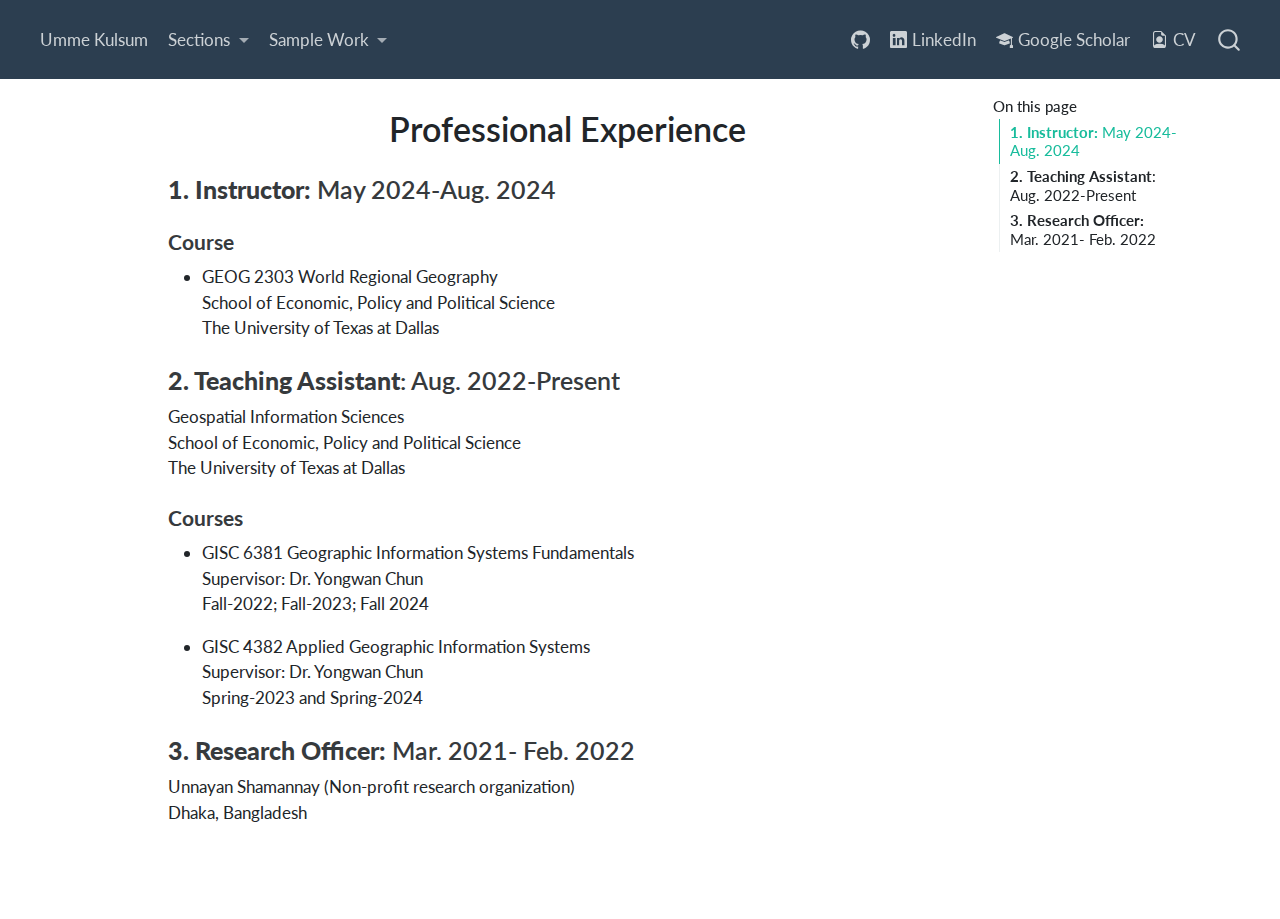
<file: experience.html>
<!DOCTYPE html>
<html xmlns="http://www.w3.org/1999/xhtml" lang="en" xml:lang="en"><head>

<meta charset="utf-8">
<meta name="generator" content="quarto-1.5.57">

<meta name="viewport" content="width=device-width, initial-scale=1.0, user-scalable=yes">


<title>Professional Experience</title>
<style>
code{white-space: pre-wrap;}
span.smallcaps{font-variant: small-caps;}
div.columns{display: flex; gap: min(4vw, 1.5em);}
div.column{flex: auto; overflow-x: auto;}
div.hanging-indent{margin-left: 1.5em; text-indent: -1.5em;}
ul.task-list{list-style: none;}
ul.task-list li input[type="checkbox"] {
  width: 0.8em;
  margin: 0 0.8em 0.2em -1em; /* quarto-specific, see https://github.com/quarto-dev/quarto-cli/issues/4556 */ 
  vertical-align: middle;
}
</style>


<script src="site_libs/quarto-nav/quarto-nav.js"></script>
<script src="site_libs/quarto-nav/headroom.min.js"></script>
<script src="site_libs/clipboard/clipboard.min.js"></script>
<script src="site_libs/quarto-search/autocomplete.umd.js"></script>
<script src="site_libs/quarto-search/fuse.min.js"></script>
<script src="site_libs/quarto-search/quarto-search.js"></script>
<meta name="quarto:offset" content="./">
<script src="site_libs/quarto-html/quarto.js"></script>
<script src="site_libs/quarto-html/popper.min.js"></script>
<script src="site_libs/quarto-html/tippy.umd.min.js"></script>
<script src="site_libs/quarto-html/anchor.min.js"></script>
<link href="site_libs/quarto-html/tippy.css" rel="stylesheet">
<link href="site_libs/quarto-html/quarto-syntax-highlighting.css" rel="stylesheet" id="quarto-text-highlighting-styles">
<script src="site_libs/bootstrap/bootstrap.min.js"></script>
<link href="site_libs/bootstrap/bootstrap-icons.css" rel="stylesheet">
<link href="site_libs/bootstrap/bootstrap.min.css" rel="stylesheet" id="quarto-bootstrap" data-mode="light">
<script id="quarto-search-options" type="application/json">{
  "location": "navbar",
  "copy-button": false,
  "collapse-after": 3,
  "panel-placement": "end",
  "type": "overlay",
  "limit": 50,
  "keyboard-shortcut": [
    "f",
    "/",
    "s"
  ],
  "show-item-context": false,
  "language": {
    "search-no-results-text": "No results",
    "search-matching-documents-text": "matching documents",
    "search-copy-link-title": "Copy link to search",
    "search-hide-matches-text": "Hide additional matches",
    "search-more-match-text": "more match in this document",
    "search-more-matches-text": "more matches in this document",
    "search-clear-button-title": "Clear",
    "search-text-placeholder": "",
    "search-detached-cancel-button-title": "Cancel",
    "search-submit-button-title": "Submit",
    "search-label": "Search"
  }
}</script>


<link rel="stylesheet" href="styles.css">
</head>

<body class="nav-fixed">

<div id="quarto-search-results"></div>
  <header id="quarto-header" class="headroom fixed-top">
    <nav class="navbar navbar-expand-lg " data-bs-theme="dark">
      <div class="navbar-container container-fluid">
            <div id="quarto-search" class="" title="Search"></div>
          <button class="navbar-toggler" type="button" data-bs-toggle="collapse" data-bs-target="#navbarCollapse" aria-controls="navbarCollapse" role="menu" aria-expanded="false" aria-label="Toggle navigation" onclick="if (window.quartoToggleHeadroom) { window.quartoToggleHeadroom(); }">
  <span class="navbar-toggler-icon"></span>
</button>
          <div class="collapse navbar-collapse" id="navbarCollapse">
            <ul class="navbar-nav navbar-nav-scroll me-auto">
  <li class="nav-item">
    <a class="nav-link" href="./index.html"> 
<span class="menu-text">Umme Kulsum</span></a>
  </li>  
  <li class="nav-item dropdown ">
    <a class="nav-link dropdown-toggle" href="#" id="nav-menu-sections" role="link" data-bs-toggle="dropdown" aria-expanded="false">
 <span class="menu-text">Sections</span>
    </a>
    <ul class="dropdown-menu" aria-labelledby="nav-menu-sections">    
        <li>
    <a class="dropdown-item" href="./education.html">
 <span class="dropdown-text">Education and Training</span></a>
  </li>  
        <li>
    <a class="dropdown-item" href="./about.html">
 <span class="dropdown-text">Publication and Conferences</span></a>
  </li>  
        <li>
    <a class="dropdown-item" href="./experience.html">
 <span class="dropdown-text">Professional Experience</span></a>
  </li>  
        <li>
    <a class="dropdown-item" href="./awards.html">
 <span class="dropdown-text">Awards and Fellowships</span></a>
  </li>  
        <li>
    <a class="dropdown-item" href="./other.html">
 <span class="dropdown-text">Other</span></a>
  </li>  
    </ul>
  </li>
  <li class="nav-item dropdown ">
    <a class="nav-link dropdown-toggle" href="#" id="nav-menu-sample-work" role="link" data-bs-toggle="dropdown" aria-expanded="false">
 <span class="menu-text">Sample Work</span>
    </a>
    <ul class="dropdown-menu" aria-labelledby="nav-menu-sample-work">    
        <li class="dropdown-header">These are academic work samples done as part of course assignments and project. Please do not use these for commercial purposes.</li>
        <li>
    <a class="dropdown-item" href="https://utdepps.maps.arcgis.com/apps/instant/slider/index.html?appid=f2aa55ed47394c6b87deb3ad313713bb">
 <span class="dropdown-text">Instant App</span></a>
  </li>  
        <li>
    <a class="dropdown-item" href="./ConflictAnalysisNigeriaUmmeKulsum.html">
 <span class="dropdown-text">Web App</span></a>
  </li>  
        <li>
    <a class="dropdown-item" href="https://experience.arcgis.com/experience/af588c8aa256489fa750830bbbd53302">
 <span class="dropdown-text">Web Experience App</span></a>
  </li>  
        <li>
    <a class="dropdown-item" href="https://storymaps.arcgis.com/stories/2e3040ec8925422b9b19e859ea3536da">
 <span class="dropdown-text">Story Map</span></a>
  </li>  
    </ul>
  </li>
</ul>
            <ul class="navbar-nav navbar-nav-scroll ms-auto">
  <li class="nav-item compact">
    <a class="nav-link" href="https://github.com/UmmeKulsum-Muna"> <i class="bi bi-github" role="img">
</i> 
<span class="menu-text"></span></a>
  </li>  
  <li class="nav-item">
    <a class="nav-link" href="https://www.linkedin.com/in/umme-kulsum-580242124/"> <i class="bi bi-linkedin" role="img">
</i> 
<span class="menu-text">LinkedIn</span></a>
  </li>  
  <li class="nav-item">
    <a class="nav-link" href="https://scholar.google.com/citations?user=xAxTV90AAAAJ&amp;hl=en&amp;authuser=1&amp;oi=sra"> <i class="bi bi-mortarboard-fill" role="img">
</i> 
<span class="menu-text">Google Scholar</span></a>
  </li>  
  <li class="nav-item">
    <a class="nav-link" href="./UmmeKulsum_CV.pdf"> <i class="bi bi-file-earmark-person" role="img">
</i> 
<span class="menu-text">CV</span></a>
  </li>  
</ul>
          </div> <!-- /navcollapse -->
            <div class="quarto-navbar-tools">
</div>
      </div> <!-- /container-fluid -->
    </nav>
</header>
<!-- content -->
<div id="quarto-content" class="quarto-container page-columns page-rows-contents page-layout-article page-navbar">
<!-- sidebar -->
<!-- margin-sidebar -->
    <div id="quarto-margin-sidebar" class="sidebar margin-sidebar">
        <nav id="TOC" role="doc-toc" class="toc-active">
    <h2 id="toc-title">On this page</h2>
   
  <ul>
  <li><a href="#instructor-may-2024-aug.-2024" id="toc-instructor-may-2024-aug.-2024" class="nav-link active" data-scroll-target="#instructor-may-2024-aug.-2024"><strong>1. Instructor:</strong> May 2024-Aug.&nbsp;2024</a></li>
  <li><a href="#teaching-assistant-aug.-2022-present" id="toc-teaching-assistant-aug.-2022-present" class="nav-link" data-scroll-target="#teaching-assistant-aug.-2022-present"><strong>2. Teaching Assistant</strong>: Aug.&nbsp;2022-Present</a></li>
  <li><a href="#research-officer-mar.-2021--feb.-2022" id="toc-research-officer-mar.-2021--feb.-2022" class="nav-link" data-scroll-target="#research-officer-mar.-2021--feb.-2022"><strong>3. Research Officer:</strong> Mar.&nbsp;2021- Feb.&nbsp;2022</a></li>
  </ul>
</nav>
    </div>
<!-- main -->
<main class="content" id="quarto-document-content">

<header id="title-block-header" class="quarto-title-block default">
<div class="quarto-title">
<h1 class="title">Professional Experience</h1>
</div>



<div class="quarto-title-meta">

    
  
    
  </div>
  


</header>


<section id="instructor-may-2024-aug.-2024" class="level3">
<h3 class="anchored" data-anchor-id="instructor-may-2024-aug.-2024"><strong>1. Instructor:</strong> May 2024-Aug.&nbsp;2024</h3>
<section id="course" class="level4">
<h4 class="anchored" data-anchor-id="course"><strong>Course</strong></h4>
<ul>
<li>GEOG 2303 World Regional Geography<br>
School of Economic, Policy and Political Science<br>
The University of Texas at Dallas</li>
</ul>
</section>
</section>
<section id="teaching-assistant-aug.-2022-present" class="level3">
<h3 class="anchored" data-anchor-id="teaching-assistant-aug.-2022-present"><strong>2. Teaching Assistant</strong>: Aug.&nbsp;2022-Present</h3>
<p>Geospatial Information Sciences<br>
School of Economic, Policy and Political Science<br>
The University of Texas at Dallas</p>
<section id="courses" class="level4">
<h4 class="anchored" data-anchor-id="courses"><strong>Courses</strong></h4>
<ul>
<li><p>GISC 6381 Geographic Information Systems Fundamentals<br>
Supervisor: Dr.&nbsp;Yongwan Chun<br>
Fall-2022; Fall-2023; Fall 2024</p></li>
<li><p>GISC 4382 Applied Geographic Information Systems<br>
Supervisor: Dr.&nbsp;Yongwan Chun<br>
Spring-2023 and Spring-2024</p></li>
</ul>
</section>
</section>
<section id="research-officer-mar.-2021--feb.-2022" class="level3">
<h3 class="anchored" data-anchor-id="research-officer-mar.-2021--feb.-2022"><strong>3. Research Officer:</strong> Mar.&nbsp;2021- Feb.&nbsp;2022</h3>
<p>Unnayan Shamannay (Non-profit research organization)<br>
Dhaka, Bangladesh</p>


</section>

</main> <!-- /main -->
<script id="quarto-html-after-body" type="application/javascript">
window.document.addEventListener("DOMContentLoaded", function (event) {
  const toggleBodyColorMode = (bsSheetEl) => {
    const mode = bsSheetEl.getAttribute("data-mode");
    const bodyEl = window.document.querySelector("body");
    if (mode === "dark") {
      bodyEl.classList.add("quarto-dark");
      bodyEl.classList.remove("quarto-light");
    } else {
      bodyEl.classList.add("quarto-light");
      bodyEl.classList.remove("quarto-dark");
    }
  }
  const toggleBodyColorPrimary = () => {
    const bsSheetEl = window.document.querySelector("link#quarto-bootstrap");
    if (bsSheetEl) {
      toggleBodyColorMode(bsSheetEl);
    }
  }
  toggleBodyColorPrimary();  
  const icon = "";
  const anchorJS = new window.AnchorJS();
  anchorJS.options = {
    placement: 'right',
    icon: icon
  };
  anchorJS.add('.anchored');
  const isCodeAnnotation = (el) => {
    for (const clz of el.classList) {
      if (clz.startsWith('code-annotation-')) {                     
        return true;
      }
    }
    return false;
  }
  const onCopySuccess = function(e) {
    // button target
    const button = e.trigger;
    // don't keep focus
    button.blur();
    // flash "checked"
    button.classList.add('code-copy-button-checked');
    var currentTitle = button.getAttribute("title");
    button.setAttribute("title", "Copied!");
    let tooltip;
    if (window.bootstrap) {
      button.setAttribute("data-bs-toggle", "tooltip");
      button.setAttribute("data-bs-placement", "left");
      button.setAttribute("data-bs-title", "Copied!");
      tooltip = new bootstrap.Tooltip(button, 
        { trigger: "manual", 
          customClass: "code-copy-button-tooltip",
          offset: [0, -8]});
      tooltip.show();    
    }
    setTimeout(function() {
      if (tooltip) {
        tooltip.hide();
        button.removeAttribute("data-bs-title");
        button.removeAttribute("data-bs-toggle");
        button.removeAttribute("data-bs-placement");
      }
      button.setAttribute("title", currentTitle);
      button.classList.remove('code-copy-button-checked');
    }, 1000);
    // clear code selection
    e.clearSelection();
  }
  const getTextToCopy = function(trigger) {
      const codeEl = trigger.previousElementSibling.cloneNode(true);
      for (const childEl of codeEl.children) {
        if (isCodeAnnotation(childEl)) {
          childEl.remove();
        }
      }
      return codeEl.innerText;
  }
  const clipboard = new window.ClipboardJS('.code-copy-button:not([data-in-quarto-modal])', {
    text: getTextToCopy
  });
  clipboard.on('success', onCopySuccess);
  if (window.document.getElementById('quarto-embedded-source-code-modal')) {
    // For code content inside modals, clipBoardJS needs to be initialized with a container option
    // TODO: Check when it could be a function (https://github.com/zenorocha/clipboard.js/issues/860)
    const clipboardModal = new window.ClipboardJS('.code-copy-button[data-in-quarto-modal]', {
      text: getTextToCopy,
      container: window.document.getElementById('quarto-embedded-source-code-modal')
    });
    clipboardModal.on('success', onCopySuccess);
  }
    var localhostRegex = new RegExp(/^(?:http|https):\/\/localhost\:?[0-9]*\//);
    var mailtoRegex = new RegExp(/^mailto:/);
      var filterRegex = new RegExp('/' + window.location.host + '/');
    var isInternal = (href) => {
        return filterRegex.test(href) || localhostRegex.test(href) || mailtoRegex.test(href);
    }
    // Inspect non-navigation links and adorn them if external
 	var links = window.document.querySelectorAll('a[href]:not(.nav-link):not(.navbar-brand):not(.toc-action):not(.sidebar-link):not(.sidebar-item-toggle):not(.pagination-link):not(.no-external):not([aria-hidden]):not(.dropdown-item):not(.quarto-navigation-tool):not(.about-link)');
    for (var i=0; i<links.length; i++) {
      const link = links[i];
      if (!isInternal(link.href)) {
        // undo the damage that might have been done by quarto-nav.js in the case of
        // links that we want to consider external
        if (link.dataset.originalHref !== undefined) {
          link.href = link.dataset.originalHref;
        }
      }
    }
  function tippyHover(el, contentFn, onTriggerFn, onUntriggerFn) {
    const config = {
      allowHTML: true,
      maxWidth: 500,
      delay: 100,
      arrow: false,
      appendTo: function(el) {
          return el.parentElement;
      },
      interactive: true,
      interactiveBorder: 10,
      theme: 'quarto',
      placement: 'bottom-start',
    };
    if (contentFn) {
      config.content = contentFn;
    }
    if (onTriggerFn) {
      config.onTrigger = onTriggerFn;
    }
    if (onUntriggerFn) {
      config.onUntrigger = onUntriggerFn;
    }
    window.tippy(el, config); 
  }
  const noterefs = window.document.querySelectorAll('a[role="doc-noteref"]');
  for (var i=0; i<noterefs.length; i++) {
    const ref = noterefs[i];
    tippyHover(ref, function() {
      // use id or data attribute instead here
      let href = ref.getAttribute('data-footnote-href') || ref.getAttribute('href');
      try { href = new URL(href).hash; } catch {}
      const id = href.replace(/^#\/?/, "");
      const note = window.document.getElementById(id);
      if (note) {
        return note.innerHTML;
      } else {
        return "";
      }
    });
  }
  const xrefs = window.document.querySelectorAll('a.quarto-xref');
  const processXRef = (id, note) => {
    // Strip column container classes
    const stripColumnClz = (el) => {
      el.classList.remove("page-full", "page-columns");
      if (el.children) {
        for (const child of el.children) {
          stripColumnClz(child);
        }
      }
    }
    stripColumnClz(note)
    if (id === null || id.startsWith('sec-')) {
      // Special case sections, only their first couple elements
      const container = document.createElement("div");
      if (note.children && note.children.length > 2) {
        container.appendChild(note.children[0].cloneNode(true));
        for (let i = 1; i < note.children.length; i++) {
          const child = note.children[i];
          if (child.tagName === "P" && child.innerText === "") {
            continue;
          } else {
            container.appendChild(child.cloneNode(true));
            break;
          }
        }
        if (window.Quarto?.typesetMath) {
          window.Quarto.typesetMath(container);
        }
        return container.innerHTML
      } else {
        if (window.Quarto?.typesetMath) {
          window.Quarto.typesetMath(note);
        }
        return note.innerHTML;
      }
    } else {
      // Remove any anchor links if they are present
      const anchorLink = note.querySelector('a.anchorjs-link');
      if (anchorLink) {
        anchorLink.remove();
      }
      if (window.Quarto?.typesetMath) {
        window.Quarto.typesetMath(note);
      }
      // TODO in 1.5, we should make sure this works without a callout special case
      if (note.classList.contains("callout")) {
        return note.outerHTML;
      } else {
        return note.innerHTML;
      }
    }
  }
  for (var i=0; i<xrefs.length; i++) {
    const xref = xrefs[i];
    tippyHover(xref, undefined, function(instance) {
      instance.disable();
      let url = xref.getAttribute('href');
      let hash = undefined; 
      if (url.startsWith('#')) {
        hash = url;
      } else {
        try { hash = new URL(url).hash; } catch {}
      }
      if (hash) {
        const id = hash.replace(/^#\/?/, "");
        const note = window.document.getElementById(id);
        if (note !== null) {
          try {
            const html = processXRef(id, note.cloneNode(true));
            instance.setContent(html);
          } finally {
            instance.enable();
            instance.show();
          }
        } else {
          // See if we can fetch this
          fetch(url.split('#')[0])
          .then(res => res.text())
          .then(html => {
            const parser = new DOMParser();
            const htmlDoc = parser.parseFromString(html, "text/html");
            const note = htmlDoc.getElementById(id);
            if (note !== null) {
              const html = processXRef(id, note);
              instance.setContent(html);
            } 
          }).finally(() => {
            instance.enable();
            instance.show();
          });
        }
      } else {
        // See if we can fetch a full url (with no hash to target)
        // This is a special case and we should probably do some content thinning / targeting
        fetch(url)
        .then(res => res.text())
        .then(html => {
          const parser = new DOMParser();
          const htmlDoc = parser.parseFromString(html, "text/html");
          const note = htmlDoc.querySelector('main.content');
          if (note !== null) {
            // This should only happen for chapter cross references
            // (since there is no id in the URL)
            // remove the first header
            if (note.children.length > 0 && note.children[0].tagName === "HEADER") {
              note.children[0].remove();
            }
            const html = processXRef(null, note);
            instance.setContent(html);
          } 
        }).finally(() => {
          instance.enable();
          instance.show();
        });
      }
    }, function(instance) {
    });
  }
      let selectedAnnoteEl;
      const selectorForAnnotation = ( cell, annotation) => {
        let cellAttr = 'data-code-cell="' + cell + '"';
        let lineAttr = 'data-code-annotation="' +  annotation + '"';
        const selector = 'span[' + cellAttr + '][' + lineAttr + ']';
        return selector;
      }
      const selectCodeLines = (annoteEl) => {
        const doc = window.document;
        const targetCell = annoteEl.getAttribute("data-target-cell");
        const targetAnnotation = annoteEl.getAttribute("data-target-annotation");
        const annoteSpan = window.document.querySelector(selectorForAnnotation(targetCell, targetAnnotation));
        const lines = annoteSpan.getAttribute("data-code-lines").split(",");
        const lineIds = lines.map((line) => {
          return targetCell + "-" + line;
        })
        let top = null;
        let height = null;
        let parent = null;
        if (lineIds.length > 0) {
            //compute the position of the single el (top and bottom and make a div)
            const el = window.document.getElementById(lineIds[0]);
            top = el.offsetTop;
            height = el.offsetHeight;
            parent = el.parentElement.parentElement;
          if (lineIds.length > 1) {
            const lastEl = window.document.getElementById(lineIds[lineIds.length - 1]);
            const bottom = lastEl.offsetTop + lastEl.offsetHeight;
            height = bottom - top;
          }
          if (top !== null && height !== null && parent !== null) {
            // cook up a div (if necessary) and position it 
            let div = window.document.getElementById("code-annotation-line-highlight");
            if (div === null) {
              div = window.document.createElement("div");
              div.setAttribute("id", "code-annotation-line-highlight");
              div.style.position = 'absolute';
              parent.appendChild(div);
            }
            div.style.top = top - 2 + "px";
            div.style.height = height + 4 + "px";
            div.style.left = 0;
            let gutterDiv = window.document.getElementById("code-annotation-line-highlight-gutter");
            if (gutterDiv === null) {
              gutterDiv = window.document.createElement("div");
              gutterDiv.setAttribute("id", "code-annotation-line-highlight-gutter");
              gutterDiv.style.position = 'absolute';
              const codeCell = window.document.getElementById(targetCell);
              const gutter = codeCell.querySelector('.code-annotation-gutter');
              gutter.appendChild(gutterDiv);
            }
            gutterDiv.style.top = top - 2 + "px";
            gutterDiv.style.height = height + 4 + "px";
          }
          selectedAnnoteEl = annoteEl;
        }
      };
      const unselectCodeLines = () => {
        const elementsIds = ["code-annotation-line-highlight", "code-annotation-line-highlight-gutter"];
        elementsIds.forEach((elId) => {
          const div = window.document.getElementById(elId);
          if (div) {
            div.remove();
          }
        });
        selectedAnnoteEl = undefined;
      };
        // Handle positioning of the toggle
    window.addEventListener(
      "resize",
      throttle(() => {
        elRect = undefined;
        if (selectedAnnoteEl) {
          selectCodeLines(selectedAnnoteEl);
        }
      }, 10)
    );
    function throttle(fn, ms) {
    let throttle = false;
    let timer;
      return (...args) => {
        if(!throttle) { // first call gets through
            fn.apply(this, args);
            throttle = true;
        } else { // all the others get throttled
            if(timer) clearTimeout(timer); // cancel #2
            timer = setTimeout(() => {
              fn.apply(this, args);
              timer = throttle = false;
            }, ms);
        }
      };
    }
      // Attach click handler to the DT
      const annoteDls = window.document.querySelectorAll('dt[data-target-cell]');
      for (const annoteDlNode of annoteDls) {
        annoteDlNode.addEventListener('click', (event) => {
          const clickedEl = event.target;
          if (clickedEl !== selectedAnnoteEl) {
            unselectCodeLines();
            const activeEl = window.document.querySelector('dt[data-target-cell].code-annotation-active');
            if (activeEl) {
              activeEl.classList.remove('code-annotation-active');
            }
            selectCodeLines(clickedEl);
            clickedEl.classList.add('code-annotation-active');
          } else {
            // Unselect the line
            unselectCodeLines();
            clickedEl.classList.remove('code-annotation-active');
          }
        });
      }
  const findCites = (el) => {
    const parentEl = el.parentElement;
    if (parentEl) {
      const cites = parentEl.dataset.cites;
      if (cites) {
        return {
          el,
          cites: cites.split(' ')
        };
      } else {
        return findCites(el.parentElement)
      }
    } else {
      return undefined;
    }
  };
  var bibliorefs = window.document.querySelectorAll('a[role="doc-biblioref"]');
  for (var i=0; i<bibliorefs.length; i++) {
    const ref = bibliorefs[i];
    const citeInfo = findCites(ref);
    if (citeInfo) {
      tippyHover(citeInfo.el, function() {
        var popup = window.document.createElement('div');
        citeInfo.cites.forEach(function(cite) {
          var citeDiv = window.document.createElement('div');
          citeDiv.classList.add('hanging-indent');
          citeDiv.classList.add('csl-entry');
          var biblioDiv = window.document.getElementById('ref-' + cite);
          if (biblioDiv) {
            citeDiv.innerHTML = biblioDiv.innerHTML;
          }
          popup.appendChild(citeDiv);
        });
        return popup.innerHTML;
      });
    }
  }
});
</script>
</div> <!-- /content -->




</body></html>
</file>
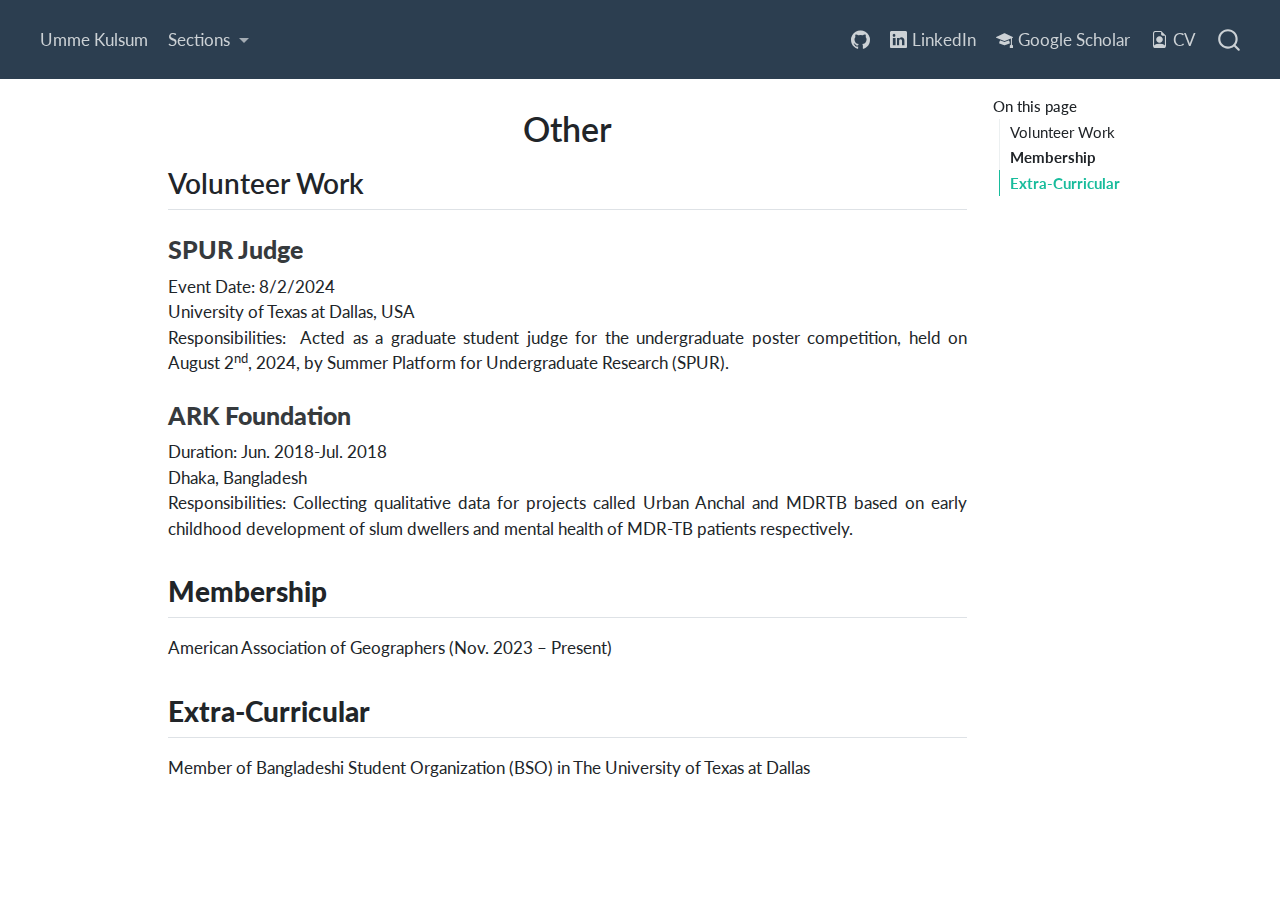
<file: other.html>
<!DOCTYPE html>
<html xmlns="http://www.w3.org/1999/xhtml" lang="en" xml:lang="en"><head>

<meta charset="utf-8">
<meta name="generator" content="quarto-1.4.555">

<meta name="viewport" content="width=device-width, initial-scale=1.0, user-scalable=yes">


<title>Other</title>
<style>
code{white-space: pre-wrap;}
span.smallcaps{font-variant: small-caps;}
div.columns{display: flex; gap: min(4vw, 1.5em);}
div.column{flex: auto; overflow-x: auto;}
div.hanging-indent{margin-left: 1.5em; text-indent: -1.5em;}
ul.task-list{list-style: none;}
ul.task-list li input[type="checkbox"] {
  width: 0.8em;
  margin: 0 0.8em 0.2em -1em; /* quarto-specific, see https://github.com/quarto-dev/quarto-cli/issues/4556 */ 
  vertical-align: middle;
}
</style>


<script src="site_libs/quarto-nav/quarto-nav.js"></script>
<script src="site_libs/quarto-nav/headroom.min.js"></script>
<script src="site_libs/clipboard/clipboard.min.js"></script>
<script src="site_libs/quarto-search/autocomplete.umd.js"></script>
<script src="site_libs/quarto-search/fuse.min.js"></script>
<script src="site_libs/quarto-search/quarto-search.js"></script>
<meta name="quarto:offset" content="./">
<script src="site_libs/quarto-html/quarto.js"></script>
<script src="site_libs/quarto-html/popper.min.js"></script>
<script src="site_libs/quarto-html/tippy.umd.min.js"></script>
<script src="site_libs/quarto-html/anchor.min.js"></script>
<link href="site_libs/quarto-html/tippy.css" rel="stylesheet">
<link href="site_libs/quarto-html/quarto-syntax-highlighting.css" rel="stylesheet" id="quarto-text-highlighting-styles">
<script src="site_libs/bootstrap/bootstrap.min.js"></script>
<link href="site_libs/bootstrap/bootstrap-icons.css" rel="stylesheet">
<link href="site_libs/bootstrap/bootstrap.min.css" rel="stylesheet" id="quarto-bootstrap" data-mode="light">
<script id="quarto-search-options" type="application/json">{
  "location": "navbar",
  "copy-button": false,
  "collapse-after": 3,
  "panel-placement": "end",
  "type": "overlay",
  "limit": 50,
  "keyboard-shortcut": [
    "f",
    "/",
    "s"
  ],
  "show-item-context": false,
  "language": {
    "search-no-results-text": "No results",
    "search-matching-documents-text": "matching documents",
    "search-copy-link-title": "Copy link to search",
    "search-hide-matches-text": "Hide additional matches",
    "search-more-match-text": "more match in this document",
    "search-more-matches-text": "more matches in this document",
    "search-clear-button-title": "Clear",
    "search-text-placeholder": "",
    "search-detached-cancel-button-title": "Cancel",
    "search-submit-button-title": "Submit",
    "search-label": "Search"
  }
}</script>


<link rel="stylesheet" href="styles.css">
</head>

<body class="nav-fixed">

<div id="quarto-search-results"></div>
  <header id="quarto-header" class="headroom fixed-top">
    <nav class="navbar navbar-expand-lg " data-bs-theme="dark">
      <div class="navbar-container container-fluid">
            <div id="quarto-search" class="" title="Search"></div>
          <button class="navbar-toggler" type="button" data-bs-toggle="collapse" data-bs-target="#navbarCollapse" aria-controls="navbarCollapse" aria-expanded="false" aria-label="Toggle navigation" onclick="if (window.quartoToggleHeadroom) { window.quartoToggleHeadroom(); }">
  <span class="navbar-toggler-icon"></span>
</button>
          <div class="collapse navbar-collapse" id="navbarCollapse">
            <ul class="navbar-nav navbar-nav-scroll me-auto">
  <li class="nav-item">
    <a class="nav-link" href="./index.html"> 
<span class="menu-text">Umme Kulsum</span></a>
  </li>  
  <li class="nav-item dropdown ">
    <a class="nav-link dropdown-toggle" href="#" id="nav-menu-sections" role="button" data-bs-toggle="dropdown" aria-expanded="false">
 <span class="menu-text">Sections</span>
    </a>
    <ul class="dropdown-menu" aria-labelledby="nav-menu-sections">    
        <li>
    <a class="dropdown-item" href="./education.html">
 <span class="dropdown-text">Education and Training</span></a>
  </li>  
        <li>
    <a class="dropdown-item" href="./about.html">
 <span class="dropdown-text">Publication and Conferences</span></a>
  </li>  
        <li>
    <a class="dropdown-item" href="./experience.html">
 <span class="dropdown-text">Professional Experience</span></a>
  </li>  
        <li>
    <a class="dropdown-item" href="./awards.html">
 <span class="dropdown-text">Awards and Fellowships</span></a>
  </li>  
        <li>
    <a class="dropdown-item" href="./other.html">
 <span class="dropdown-text">Other</span></a>
  </li>  
        <li>
    <a class="dropdown-item" href="./sample.html">
 <span class="dropdown-text">Work Sample</span></a>
  </li>  
    </ul>
  </li>
</ul>
            <ul class="navbar-nav navbar-nav-scroll ms-auto">
  <li class="nav-item compact">
    <a class="nav-link" href="https://github.com/UmmeKulsum-Muna"> <i class="bi bi-github" role="img">
</i> 
<span class="menu-text"></span></a>
  </li>  
  <li class="nav-item">
    <a class="nav-link" href="https://www.linkedin.com/in/umme-kulsum-580242124/"> <i class="bi bi-linkedin" role="img">
</i> 
<span class="menu-text">LinkedIn</span></a>
  </li>  
  <li class="nav-item">
    <a class="nav-link" href="https://scholar.google.com/citations?user=xAxTV90AAAAJ&amp;hl=en&amp;authuser=1&amp;oi=sra"> <i class="bi bi-mortarboard-fill" role="img">
</i> 
<span class="menu-text">Google Scholar</span></a>
  </li>  
  <li class="nav-item">
    <a class="nav-link" href="./UmmeKulsum_CV.pdf"> <i class="bi bi-file-earmark-person" role="img">
</i> 
<span class="menu-text">CV</span></a>
  </li>  
</ul>
          </div> <!-- /navcollapse -->
          <div class="quarto-navbar-tools">
</div>
      </div> <!-- /container-fluid -->
    </nav>
</header>
<!-- content -->
<div id="quarto-content" class="quarto-container page-columns page-rows-contents page-layout-article page-navbar">
<!-- sidebar -->
<!-- margin-sidebar -->
    <div id="quarto-margin-sidebar" class="sidebar margin-sidebar">
        <nav id="TOC" role="doc-toc" class="toc-active">
    <h2 id="toc-title">On this page</h2>
   
  <ul>
  <li><a href="#volunteer-work" id="toc-volunteer-work" class="nav-link active" data-scroll-target="#volunteer-work">Volunteer Work</a>
  <ul class="collapse">
  <li><a href="#spur-judge" id="toc-spur-judge" class="nav-link" data-scroll-target="#spur-judge"><strong>SPUR Judge</strong></a></li>
  <li><a href="#ark-foundation" id="toc-ark-foundation" class="nav-link" data-scroll-target="#ark-foundation"><strong>ARK Foundation</strong></a></li>
  </ul></li>
  <li><a href="#membership" id="toc-membership" class="nav-link" data-scroll-target="#membership"><strong>Membership</strong></a></li>
  <li><a href="#extra-curricular" id="toc-extra-curricular" class="nav-link" data-scroll-target="#extra-curricular"><strong>Extra-Curricular</strong></a></li>
  </ul>
</nav>
    </div>
<!-- main -->
<main class="content" id="quarto-document-content">

<header id="title-block-header" class="quarto-title-block default">
<div class="quarto-title">
<h1 class="title">Other</h1>
</div>



<div class="quarto-title-meta">

    
  
    
  </div>
  


</header>


<section id="volunteer-work" class="level2">
<h2 class="anchored" data-anchor-id="volunteer-work">Volunteer Work</h2>
<section id="spur-judge" class="level3">
<h3 class="anchored" data-anchor-id="spur-judge"><strong>SPUR Judge</strong></h3>
<p>Event Date: 8/2/2024<br>
University of Texas at Dallas, USA<br>
Responsibilities: &nbsp;Acted as a graduate student judge for the undergraduate poster competition, held on August 2<sup>nd</sup>, 2024, by Summer Platform for Undergraduate Research (SPUR).</p>
</section>
<section id="ark-foundation" class="level3">
<h3 class="anchored" data-anchor-id="ark-foundation"><strong>ARK Foundation</strong></h3>
<p>Duration: Jun.&nbsp;2018-Jul.&nbsp;2018<br>
Dhaka, Bangladesh<br>
Responsibilities: Collecting qualitative data for projects called Urban Anchal and MDRTB based on early childhood development of slum dwellers and mental health of MDR-TB patients respectively.</p>
</section>
</section>
<section id="membership" class="level2">
<h2 class="anchored" data-anchor-id="membership"><strong>Membership</strong></h2>
<p>American Association of Geographers (Nov.&nbsp;2023 – Present)</p>
</section>
<section id="extra-curricular" class="level2">
<h2 class="anchored" data-anchor-id="extra-curricular"><strong>Extra-Curricular</strong></h2>
<p>Member of Bangladeshi Student Organization (BSO) in The University of Texas at Dallas</p>


</section>

</main> <!-- /main -->
<script id="quarto-html-after-body" type="application/javascript">
window.document.addEventListener("DOMContentLoaded", function (event) {
  const toggleBodyColorMode = (bsSheetEl) => {
    const mode = bsSheetEl.getAttribute("data-mode");
    const bodyEl = window.document.querySelector("body");
    if (mode === "dark") {
      bodyEl.classList.add("quarto-dark");
      bodyEl.classList.remove("quarto-light");
    } else {
      bodyEl.classList.add("quarto-light");
      bodyEl.classList.remove("quarto-dark");
    }
  }
  const toggleBodyColorPrimary = () => {
    const bsSheetEl = window.document.querySelector("link#quarto-bootstrap");
    if (bsSheetEl) {
      toggleBodyColorMode(bsSheetEl);
    }
  }
  toggleBodyColorPrimary();  
  const icon = "";
  const anchorJS = new window.AnchorJS();
  anchorJS.options = {
    placement: 'right',
    icon: icon
  };
  anchorJS.add('.anchored');
  const isCodeAnnotation = (el) => {
    for (const clz of el.classList) {
      if (clz.startsWith('code-annotation-')) {                     
        return true;
      }
    }
    return false;
  }
  const clipboard = new window.ClipboardJS('.code-copy-button', {
    text: function(trigger) {
      const codeEl = trigger.previousElementSibling.cloneNode(true);
      for (const childEl of codeEl.children) {
        if (isCodeAnnotation(childEl)) {
          childEl.remove();
        }
      }
      return codeEl.innerText;
    }
  });
  clipboard.on('success', function(e) {
    // button target
    const button = e.trigger;
    // don't keep focus
    button.blur();
    // flash "checked"
    button.classList.add('code-copy-button-checked');
    var currentTitle = button.getAttribute("title");
    button.setAttribute("title", "Copied!");
    let tooltip;
    if (window.bootstrap) {
      button.setAttribute("data-bs-toggle", "tooltip");
      button.setAttribute("data-bs-placement", "left");
      button.setAttribute("data-bs-title", "Copied!");
      tooltip = new bootstrap.Tooltip(button, 
        { trigger: "manual", 
          customClass: "code-copy-button-tooltip",
          offset: [0, -8]});
      tooltip.show();    
    }
    setTimeout(function() {
      if (tooltip) {
        tooltip.hide();
        button.removeAttribute("data-bs-title");
        button.removeAttribute("data-bs-toggle");
        button.removeAttribute("data-bs-placement");
      }
      button.setAttribute("title", currentTitle);
      button.classList.remove('code-copy-button-checked');
    }, 1000);
    // clear code selection
    e.clearSelection();
  });
    var localhostRegex = new RegExp(/^(?:http|https):\/\/localhost\:?[0-9]*\//);
    var mailtoRegex = new RegExp(/^mailto:/);
      var filterRegex = new RegExp('/' + window.location.host + '/');
    var isInternal = (href) => {
        return filterRegex.test(href) || localhostRegex.test(href) || mailtoRegex.test(href);
    }
    // Inspect non-navigation links and adorn them if external
 	var links = window.document.querySelectorAll('a[href]:not(.nav-link):not(.navbar-brand):not(.toc-action):not(.sidebar-link):not(.sidebar-item-toggle):not(.pagination-link):not(.no-external):not([aria-hidden]):not(.dropdown-item):not(.quarto-navigation-tool)');
    for (var i=0; i<links.length; i++) {
      const link = links[i];
      if (!isInternal(link.href)) {
        // undo the damage that might have been done by quarto-nav.js in the case of
        // links that we want to consider external
        if (link.dataset.originalHref !== undefined) {
          link.href = link.dataset.originalHref;
        }
      }
    }
  function tippyHover(el, contentFn, onTriggerFn, onUntriggerFn) {
    const config = {
      allowHTML: true,
      maxWidth: 500,
      delay: 100,
      arrow: false,
      appendTo: function(el) {
          return el.parentElement;
      },
      interactive: true,
      interactiveBorder: 10,
      theme: 'quarto',
      placement: 'bottom-start',
    };
    if (contentFn) {
      config.content = contentFn;
    }
    if (onTriggerFn) {
      config.onTrigger = onTriggerFn;
    }
    if (onUntriggerFn) {
      config.onUntrigger = onUntriggerFn;
    }
    window.tippy(el, config); 
  }
  const noterefs = window.document.querySelectorAll('a[role="doc-noteref"]');
  for (var i=0; i<noterefs.length; i++) {
    const ref = noterefs[i];
    tippyHover(ref, function() {
      // use id or data attribute instead here
      let href = ref.getAttribute('data-footnote-href') || ref.getAttribute('href');
      try { href = new URL(href).hash; } catch {}
      const id = href.replace(/^#\/?/, "");
      const note = window.document.getElementById(id);
      if (note) {
        return note.innerHTML;
      } else {
        return "";
      }
    });
  }
  const xrefs = window.document.querySelectorAll('a.quarto-xref');
  const processXRef = (id, note) => {
    // Strip column container classes
    const stripColumnClz = (el) => {
      el.classList.remove("page-full", "page-columns");
      if (el.children) {
        for (const child of el.children) {
          stripColumnClz(child);
        }
      }
    }
    stripColumnClz(note)
    if (id === null || id.startsWith('sec-')) {
      // Special case sections, only their first couple elements
      const container = document.createElement("div");
      if (note.children && note.children.length > 2) {
        container.appendChild(note.children[0].cloneNode(true));
        for (let i = 1; i < note.children.length; i++) {
          const child = note.children[i];
          if (child.tagName === "P" && child.innerText === "") {
            continue;
          } else {
            container.appendChild(child.cloneNode(true));
            break;
          }
        }
        if (window.Quarto?.typesetMath) {
          window.Quarto.typesetMath(container);
        }
        return container.innerHTML
      } else {
        if (window.Quarto?.typesetMath) {
          window.Quarto.typesetMath(note);
        }
        return note.innerHTML;
      }
    } else {
      // Remove any anchor links if they are present
      const anchorLink = note.querySelector('a.anchorjs-link');
      if (anchorLink) {
        anchorLink.remove();
      }
      if (window.Quarto?.typesetMath) {
        window.Quarto.typesetMath(note);
      }
      // TODO in 1.5, we should make sure this works without a callout special case
      if (note.classList.contains("callout")) {
        return note.outerHTML;
      } else {
        return note.innerHTML;
      }
    }
  }
  for (var i=0; i<xrefs.length; i++) {
    const xref = xrefs[i];
    tippyHover(xref, undefined, function(instance) {
      instance.disable();
      let url = xref.getAttribute('href');
      let hash = undefined; 
      if (url.startsWith('#')) {
        hash = url;
      } else {
        try { hash = new URL(url).hash; } catch {}
      }
      if (hash) {
        const id = hash.replace(/^#\/?/, "");
        const note = window.document.getElementById(id);
        if (note !== null) {
          try {
            const html = processXRef(id, note.cloneNode(true));
            instance.setContent(html);
          } finally {
            instance.enable();
            instance.show();
          }
        } else {
          // See if we can fetch this
          fetch(url.split('#')[0])
          .then(res => res.text())
          .then(html => {
            const parser = new DOMParser();
            const htmlDoc = parser.parseFromString(html, "text/html");
            const note = htmlDoc.getElementById(id);
            if (note !== null) {
              const html = processXRef(id, note);
              instance.setContent(html);
            } 
          }).finally(() => {
            instance.enable();
            instance.show();
          });
        }
      } else {
        // See if we can fetch a full url (with no hash to target)
        // This is a special case and we should probably do some content thinning / targeting
        fetch(url)
        .then(res => res.text())
        .then(html => {
          const parser = new DOMParser();
          const htmlDoc = parser.parseFromString(html, "text/html");
          const note = htmlDoc.querySelector('main.content');
          if (note !== null) {
            // This should only happen for chapter cross references
            // (since there is no id in the URL)
            // remove the first header
            if (note.children.length > 0 && note.children[0].tagName === "HEADER") {
              note.children[0].remove();
            }
            const html = processXRef(null, note);
            instance.setContent(html);
          } 
        }).finally(() => {
          instance.enable();
          instance.show();
        });
      }
    }, function(instance) {
    });
  }
      let selectedAnnoteEl;
      const selectorForAnnotation = ( cell, annotation) => {
        let cellAttr = 'data-code-cell="' + cell + '"';
        let lineAttr = 'data-code-annotation="' +  annotation + '"';
        const selector = 'span[' + cellAttr + '][' + lineAttr + ']';
        return selector;
      }
      const selectCodeLines = (annoteEl) => {
        const doc = window.document;
        const targetCell = annoteEl.getAttribute("data-target-cell");
        const targetAnnotation = annoteEl.getAttribute("data-target-annotation");
        const annoteSpan = window.document.querySelector(selectorForAnnotation(targetCell, targetAnnotation));
        const lines = annoteSpan.getAttribute("data-code-lines").split(",");
        const lineIds = lines.map((line) => {
          return targetCell + "-" + line;
        })
        let top = null;
        let height = null;
        let parent = null;
        if (lineIds.length > 0) {
            //compute the position of the single el (top and bottom and make a div)
            const el = window.document.getElementById(lineIds[0]);
            top = el.offsetTop;
            height = el.offsetHeight;
            parent = el.parentElement.parentElement;
          if (lineIds.length > 1) {
            const lastEl = window.document.getElementById(lineIds[lineIds.length - 1]);
            const bottom = lastEl.offsetTop + lastEl.offsetHeight;
            height = bottom - top;
          }
          if (top !== null && height !== null && parent !== null) {
            // cook up a div (if necessary) and position it 
            let div = window.document.getElementById("code-annotation-line-highlight");
            if (div === null) {
              div = window.document.createElement("div");
              div.setAttribute("id", "code-annotation-line-highlight");
              div.style.position = 'absolute';
              parent.appendChild(div);
            }
            div.style.top = top - 2 + "px";
            div.style.height = height + 4 + "px";
            div.style.left = 0;
            let gutterDiv = window.document.getElementById("code-annotation-line-highlight-gutter");
            if (gutterDiv === null) {
              gutterDiv = window.document.createElement("div");
              gutterDiv.setAttribute("id", "code-annotation-line-highlight-gutter");
              gutterDiv.style.position = 'absolute';
              const codeCell = window.document.getElementById(targetCell);
              const gutter = codeCell.querySelector('.code-annotation-gutter');
              gutter.appendChild(gutterDiv);
            }
            gutterDiv.style.top = top - 2 + "px";
            gutterDiv.style.height = height + 4 + "px";
          }
          selectedAnnoteEl = annoteEl;
        }
      };
      const unselectCodeLines = () => {
        const elementsIds = ["code-annotation-line-highlight", "code-annotation-line-highlight-gutter"];
        elementsIds.forEach((elId) => {
          const div = window.document.getElementById(elId);
          if (div) {
            div.remove();
          }
        });
        selectedAnnoteEl = undefined;
      };
        // Handle positioning of the toggle
    window.addEventListener(
      "resize",
      throttle(() => {
        elRect = undefined;
        if (selectedAnnoteEl) {
          selectCodeLines(selectedAnnoteEl);
        }
      }, 10)
    );
    function throttle(fn, ms) {
    let throttle = false;
    let timer;
      return (...args) => {
        if(!throttle) { // first call gets through
            fn.apply(this, args);
            throttle = true;
        } else { // all the others get throttled
            if(timer) clearTimeout(timer); // cancel #2
            timer = setTimeout(() => {
              fn.apply(this, args);
              timer = throttle = false;
            }, ms);
        }
      };
    }
      // Attach click handler to the DT
      const annoteDls = window.document.querySelectorAll('dt[data-target-cell]');
      for (const annoteDlNode of annoteDls) {
        annoteDlNode.addEventListener('click', (event) => {
          const clickedEl = event.target;
          if (clickedEl !== selectedAnnoteEl) {
            unselectCodeLines();
            const activeEl = window.document.querySelector('dt[data-target-cell].code-annotation-active');
            if (activeEl) {
              activeEl.classList.remove('code-annotation-active');
            }
            selectCodeLines(clickedEl);
            clickedEl.classList.add('code-annotation-active');
          } else {
            // Unselect the line
            unselectCodeLines();
            clickedEl.classList.remove('code-annotation-active');
          }
        });
      }
  const findCites = (el) => {
    const parentEl = el.parentElement;
    if (parentEl) {
      const cites = parentEl.dataset.cites;
      if (cites) {
        return {
          el,
          cites: cites.split(' ')
        };
      } else {
        return findCites(el.parentElement)
      }
    } else {
      return undefined;
    }
  };
  var bibliorefs = window.document.querySelectorAll('a[role="doc-biblioref"]');
  for (var i=0; i<bibliorefs.length; i++) {
    const ref = bibliorefs[i];
    const citeInfo = findCites(ref);
    if (citeInfo) {
      tippyHover(citeInfo.el, function() {
        var popup = window.document.createElement('div');
        citeInfo.cites.forEach(function(cite) {
          var citeDiv = window.document.createElement('div');
          citeDiv.classList.add('hanging-indent');
          citeDiv.classList.add('csl-entry');
          var biblioDiv = window.document.getElementById('ref-' + cite);
          if (biblioDiv) {
            citeDiv.innerHTML = biblioDiv.innerHTML;
          }
          popup.appendChild(citeDiv);
        });
        return popup.innerHTML;
      });
    }
  }
});
</script>
</div> <!-- /content -->




</body></html>
</file>
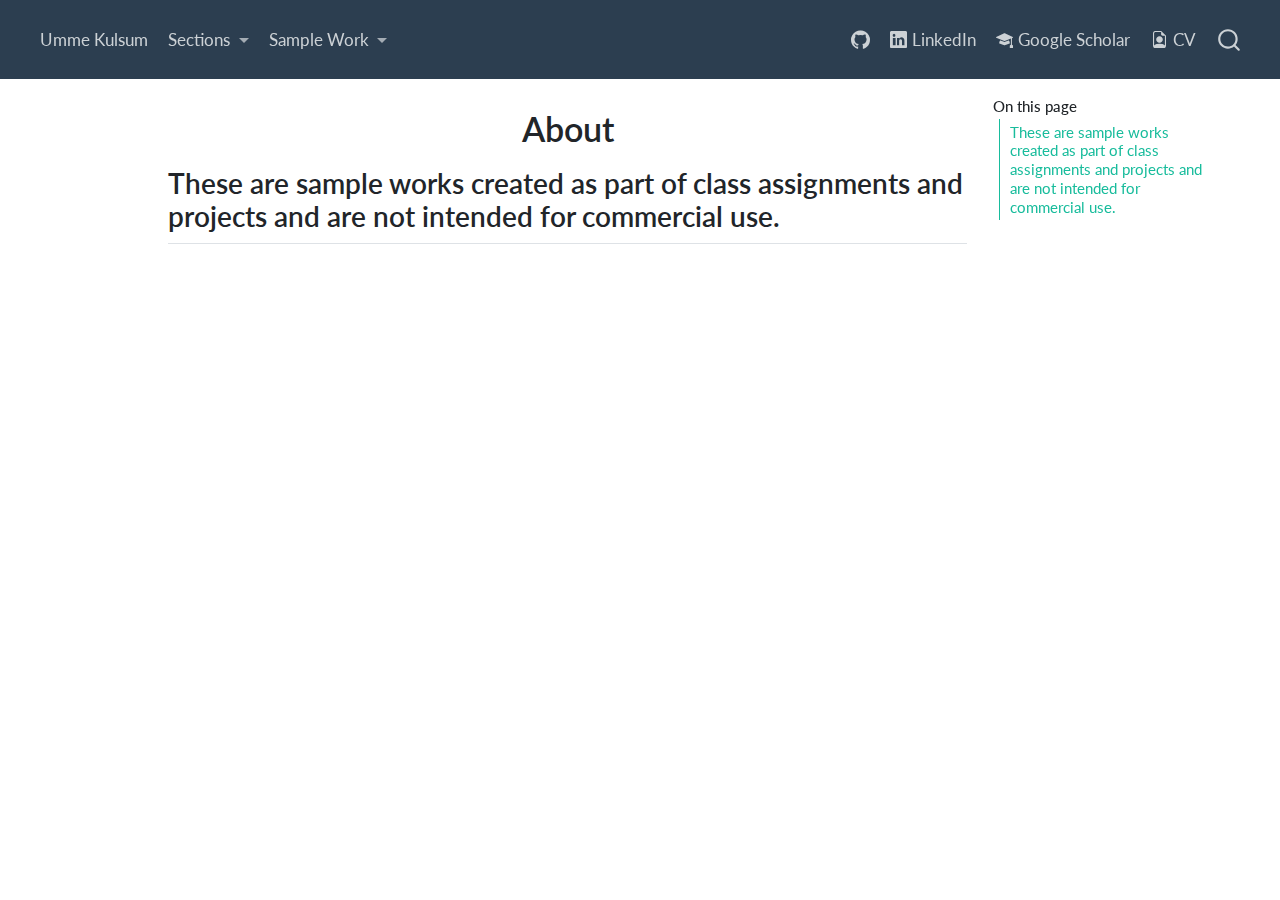
<file: sample.html>
<!DOCTYPE html>
<html xmlns="http://www.w3.org/1999/xhtml" lang="en" xml:lang="en"><head>

<meta charset="utf-8">
<meta name="generator" content="quarto-1.5.57">

<meta name="viewport" content="width=device-width, initial-scale=1.0, user-scalable=yes">


<title>About</title>
<style>
code{white-space: pre-wrap;}
span.smallcaps{font-variant: small-caps;}
div.columns{display: flex; gap: min(4vw, 1.5em);}
div.column{flex: auto; overflow-x: auto;}
div.hanging-indent{margin-left: 1.5em; text-indent: -1.5em;}
ul.task-list{list-style: none;}
ul.task-list li input[type="checkbox"] {
  width: 0.8em;
  margin: 0 0.8em 0.2em -1em; /* quarto-specific, see https://github.com/quarto-dev/quarto-cli/issues/4556 */ 
  vertical-align: middle;
}
</style>


<script src="site_libs/quarto-nav/quarto-nav.js"></script>
<script src="site_libs/quarto-nav/headroom.min.js"></script>
<script src="site_libs/clipboard/clipboard.min.js"></script>
<script src="site_libs/quarto-search/autocomplete.umd.js"></script>
<script src="site_libs/quarto-search/fuse.min.js"></script>
<script src="site_libs/quarto-search/quarto-search.js"></script>
<meta name="quarto:offset" content="./">
<script src="site_libs/quarto-html/quarto.js"></script>
<script src="site_libs/quarto-html/popper.min.js"></script>
<script src="site_libs/quarto-html/tippy.umd.min.js"></script>
<script src="site_libs/quarto-html/anchor.min.js"></script>
<link href="site_libs/quarto-html/tippy.css" rel="stylesheet">
<link href="site_libs/quarto-html/quarto-syntax-highlighting.css" rel="stylesheet" id="quarto-text-highlighting-styles">
<script src="site_libs/bootstrap/bootstrap.min.js"></script>
<link href="site_libs/bootstrap/bootstrap-icons.css" rel="stylesheet">
<link href="site_libs/bootstrap/bootstrap.min.css" rel="stylesheet" id="quarto-bootstrap" data-mode="light">
<script id="quarto-search-options" type="application/json">{
  "location": "navbar",
  "copy-button": false,
  "collapse-after": 3,
  "panel-placement": "end",
  "type": "overlay",
  "limit": 50,
  "keyboard-shortcut": [
    "f",
    "/",
    "s"
  ],
  "show-item-context": false,
  "language": {
    "search-no-results-text": "No results",
    "search-matching-documents-text": "matching documents",
    "search-copy-link-title": "Copy link to search",
    "search-hide-matches-text": "Hide additional matches",
    "search-more-match-text": "more match in this document",
    "search-more-matches-text": "more matches in this document",
    "search-clear-button-title": "Clear",
    "search-text-placeholder": "",
    "search-detached-cancel-button-title": "Cancel",
    "search-submit-button-title": "Submit",
    "search-label": "Search"
  }
}</script>


<link rel="stylesheet" href="styles.css">
</head>

<body class="nav-fixed">

<div id="quarto-search-results"></div>
  <header id="quarto-header" class="headroom fixed-top">
    <nav class="navbar navbar-expand-lg " data-bs-theme="dark">
      <div class="navbar-container container-fluid">
            <div id="quarto-search" class="" title="Search"></div>
          <button class="navbar-toggler" type="button" data-bs-toggle="collapse" data-bs-target="#navbarCollapse" aria-controls="navbarCollapse" role="menu" aria-expanded="false" aria-label="Toggle navigation" onclick="if (window.quartoToggleHeadroom) { window.quartoToggleHeadroom(); }">
  <span class="navbar-toggler-icon"></span>
</button>
          <div class="collapse navbar-collapse" id="navbarCollapse">
            <ul class="navbar-nav navbar-nav-scroll me-auto">
  <li class="nav-item">
    <a class="nav-link" href="./index.html"> 
<span class="menu-text">Umme Kulsum</span></a>
  </li>  
  <li class="nav-item dropdown ">
    <a class="nav-link dropdown-toggle" href="#" id="nav-menu-sections" role="link" data-bs-toggle="dropdown" aria-expanded="false">
 <span class="menu-text">Sections</span>
    </a>
    <ul class="dropdown-menu" aria-labelledby="nav-menu-sections">    
        <li>
    <a class="dropdown-item" href="./education.html">
 <span class="dropdown-text">Education and Training</span></a>
  </li>  
        <li>
    <a class="dropdown-item" href="./about.html">
 <span class="dropdown-text">Publication and Conferences</span></a>
  </li>  
        <li>
    <a class="dropdown-item" href="./experience.html">
 <span class="dropdown-text">Professional Experience</span></a>
  </li>  
        <li>
    <a class="dropdown-item" href="./awards.html">
 <span class="dropdown-text">Awards and Fellowships</span></a>
  </li>  
        <li>
    <a class="dropdown-item" href="./other.html">
 <span class="dropdown-text">Other</span></a>
  </li>  
    </ul>
  </li>
  <li class="nav-item dropdown ">
    <a class="nav-link dropdown-toggle" href="#" id="nav-menu-sample-work" role="link" data-bs-toggle="dropdown" aria-expanded="false">
 <span class="menu-text">Sample Work</span>
    </a>
    <ul class="dropdown-menu" aria-labelledby="nav-menu-sample-work">    
        <li>
    <a class="dropdown-item" href="./sample.html">
 <span class="dropdown-text">About</span></a>
  </li>  
        <li>
    <a class="dropdown-item" href="https://utdepps.maps.arcgis.com/apps/instant/slider/index.html?appid=f2aa55ed47394c6b87deb3ad313713bb">
 <span class="dropdown-text">Instant App</span></a>
  </li>  
        <li>
    <a class="dropdown-item" href="https://storymaps.arcgis.com/stories/2e3040ec8925422b9b19e859ea3536da">
 <span class="dropdown-text">Story Map</span></a>
  </li>  
        <li>
    <a class="dropdown-item" href="./ConflictAnalysisNigeriaUmmeKulsum.html">
 <span class="dropdown-text">Web App</span></a>
  </li>  
        <li>
    <a class="dropdown-item" href="https://experience.arcgis.com/experience/af588c8aa256489fa750830bbbd53302">
 <span class="dropdown-text">Web Experience App</span></a>
  </li>  
        <li>
    <a class="dropdown-item" href="./GISC6388ProjectFinalUmmeKulsum.pdf">
 <span class="dropdown-text">Automated Prediction Model</span></a>
  </li>  
    </ul>
  </li>
</ul>
            <ul class="navbar-nav navbar-nav-scroll ms-auto">
  <li class="nav-item compact">
    <a class="nav-link" href="https://github.com/UmmeKulsum-Muna"> <i class="bi bi-github" role="img">
</i> 
<span class="menu-text"></span></a>
  </li>  
  <li class="nav-item">
    <a class="nav-link" href="https://www.linkedin.com/in/umme-kulsum-580242124/"> <i class="bi bi-linkedin" role="img">
</i> 
<span class="menu-text">LinkedIn</span></a>
  </li>  
  <li class="nav-item">
    <a class="nav-link" href="https://scholar.google.com/citations?user=xAxTV90AAAAJ&amp;hl=en&amp;authuser=1&amp;oi=sra"> <i class="bi bi-mortarboard-fill" role="img">
</i> 
<span class="menu-text">Google Scholar</span></a>
  </li>  
  <li class="nav-item">
    <a class="nav-link" href="./UmmeKulsum_CV.pdf"> <i class="bi bi-file-earmark-person" role="img">
</i> 
<span class="menu-text">CV</span></a>
  </li>  
</ul>
          </div> <!-- /navcollapse -->
            <div class="quarto-navbar-tools">
</div>
      </div> <!-- /container-fluid -->
    </nav>
</header>
<!-- content -->
<div id="quarto-content" class="quarto-container page-columns page-rows-contents page-layout-article page-navbar">
<!-- sidebar -->
<!-- margin-sidebar -->
    <div id="quarto-margin-sidebar" class="sidebar margin-sidebar">
        <nav id="TOC" role="doc-toc" class="toc-active">
    <h2 id="toc-title">On this page</h2>
   
  <ul>
  <li><a href="#these-are-sample-works-created-as-part-of-class-assignments-and-projects-and-are-not-intended-for-commercial-use." id="toc-these-are-sample-works-created-as-part-of-class-assignments-and-projects-and-are-not-intended-for-commercial-use." class="nav-link active" data-scroll-target="#these-are-sample-works-created-as-part-of-class-assignments-and-projects-and-are-not-intended-for-commercial-use.">These are sample works created as part of class assignments and projects and are not intended for commercial use.</a></li>
  </ul>
</nav>
    </div>
<!-- main -->
<main class="content" id="quarto-document-content">

<header id="title-block-header" class="quarto-title-block default">
<div class="quarto-title">
<h1 class="title">About</h1>
</div>



<div class="quarto-title-meta">

    
  
    
  </div>
  


</header>


<section id="these-are-sample-works-created-as-part-of-class-assignments-and-projects-and-are-not-intended-for-commercial-use." class="level2">
<h2 class="anchored" data-anchor-id="these-are-sample-works-created-as-part-of-class-assignments-and-projects-and-are-not-intended-for-commercial-use.">These are sample works created as part of class assignments and projects and are not intended for commercial use.</h2>


</section>

</main> <!-- /main -->
<script id="quarto-html-after-body" type="application/javascript">
window.document.addEventListener("DOMContentLoaded", function (event) {
  const toggleBodyColorMode = (bsSheetEl) => {
    const mode = bsSheetEl.getAttribute("data-mode");
    const bodyEl = window.document.querySelector("body");
    if (mode === "dark") {
      bodyEl.classList.add("quarto-dark");
      bodyEl.classList.remove("quarto-light");
    } else {
      bodyEl.classList.add("quarto-light");
      bodyEl.classList.remove("quarto-dark");
    }
  }
  const toggleBodyColorPrimary = () => {
    const bsSheetEl = window.document.querySelector("link#quarto-bootstrap");
    if (bsSheetEl) {
      toggleBodyColorMode(bsSheetEl);
    }
  }
  toggleBodyColorPrimary();  
  const icon = "";
  const anchorJS = new window.AnchorJS();
  anchorJS.options = {
    placement: 'right',
    icon: icon
  };
  anchorJS.add('.anchored');
  const isCodeAnnotation = (el) => {
    for (const clz of el.classList) {
      if (clz.startsWith('code-annotation-')) {                     
        return true;
      }
    }
    return false;
  }
  const onCopySuccess = function(e) {
    // button target
    const button = e.trigger;
    // don't keep focus
    button.blur();
    // flash "checked"
    button.classList.add('code-copy-button-checked');
    var currentTitle = button.getAttribute("title");
    button.setAttribute("title", "Copied!");
    let tooltip;
    if (window.bootstrap) {
      button.setAttribute("data-bs-toggle", "tooltip");
      button.setAttribute("data-bs-placement", "left");
      button.setAttribute("data-bs-title", "Copied!");
      tooltip = new bootstrap.Tooltip(button, 
        { trigger: "manual", 
          customClass: "code-copy-button-tooltip",
          offset: [0, -8]});
      tooltip.show();    
    }
    setTimeout(function() {
      if (tooltip) {
        tooltip.hide();
        button.removeAttribute("data-bs-title");
        button.removeAttribute("data-bs-toggle");
        button.removeAttribute("data-bs-placement");
      }
      button.setAttribute("title", currentTitle);
      button.classList.remove('code-copy-button-checked');
    }, 1000);
    // clear code selection
    e.clearSelection();
  }
  const getTextToCopy = function(trigger) {
      const codeEl = trigger.previousElementSibling.cloneNode(true);
      for (const childEl of codeEl.children) {
        if (isCodeAnnotation(childEl)) {
          childEl.remove();
        }
      }
      return codeEl.innerText;
  }
  const clipboard = new window.ClipboardJS('.code-copy-button:not([data-in-quarto-modal])', {
    text: getTextToCopy
  });
  clipboard.on('success', onCopySuccess);
  if (window.document.getElementById('quarto-embedded-source-code-modal')) {
    // For code content inside modals, clipBoardJS needs to be initialized with a container option
    // TODO: Check when it could be a function (https://github.com/zenorocha/clipboard.js/issues/860)
    const clipboardModal = new window.ClipboardJS('.code-copy-button[data-in-quarto-modal]', {
      text: getTextToCopy,
      container: window.document.getElementById('quarto-embedded-source-code-modal')
    });
    clipboardModal.on('success', onCopySuccess);
  }
    var localhostRegex = new RegExp(/^(?:http|https):\/\/localhost\:?[0-9]*\//);
    var mailtoRegex = new RegExp(/^mailto:/);
      var filterRegex = new RegExp('/' + window.location.host + '/');
    var isInternal = (href) => {
        return filterRegex.test(href) || localhostRegex.test(href) || mailtoRegex.test(href);
    }
    // Inspect non-navigation links and adorn them if external
 	var links = window.document.querySelectorAll('a[href]:not(.nav-link):not(.navbar-brand):not(.toc-action):not(.sidebar-link):not(.sidebar-item-toggle):not(.pagination-link):not(.no-external):not([aria-hidden]):not(.dropdown-item):not(.quarto-navigation-tool):not(.about-link)');
    for (var i=0; i<links.length; i++) {
      const link = links[i];
      if (!isInternal(link.href)) {
        // undo the damage that might have been done by quarto-nav.js in the case of
        // links that we want to consider external
        if (link.dataset.originalHref !== undefined) {
          link.href = link.dataset.originalHref;
        }
      }
    }
  function tippyHover(el, contentFn, onTriggerFn, onUntriggerFn) {
    const config = {
      allowHTML: true,
      maxWidth: 500,
      delay: 100,
      arrow: false,
      appendTo: function(el) {
          return el.parentElement;
      },
      interactive: true,
      interactiveBorder: 10,
      theme: 'quarto',
      placement: 'bottom-start',
    };
    if (contentFn) {
      config.content = contentFn;
    }
    if (onTriggerFn) {
      config.onTrigger = onTriggerFn;
    }
    if (onUntriggerFn) {
      config.onUntrigger = onUntriggerFn;
    }
    window.tippy(el, config); 
  }
  const noterefs = window.document.querySelectorAll('a[role="doc-noteref"]');
  for (var i=0; i<noterefs.length; i++) {
    const ref = noterefs[i];
    tippyHover(ref, function() {
      // use id or data attribute instead here
      let href = ref.getAttribute('data-footnote-href') || ref.getAttribute('href');
      try { href = new URL(href).hash; } catch {}
      const id = href.replace(/^#\/?/, "");
      const note = window.document.getElementById(id);
      if (note) {
        return note.innerHTML;
      } else {
        return "";
      }
    });
  }
  const xrefs = window.document.querySelectorAll('a.quarto-xref');
  const processXRef = (id, note) => {
    // Strip column container classes
    const stripColumnClz = (el) => {
      el.classList.remove("page-full", "page-columns");
      if (el.children) {
        for (const child of el.children) {
          stripColumnClz(child);
        }
      }
    }
    stripColumnClz(note)
    if (id === null || id.startsWith('sec-')) {
      // Special case sections, only their first couple elements
      const container = document.createElement("div");
      if (note.children && note.children.length > 2) {
        container.appendChild(note.children[0].cloneNode(true));
        for (let i = 1; i < note.children.length; i++) {
          const child = note.children[i];
          if (child.tagName === "P" && child.innerText === "") {
            continue;
          } else {
            container.appendChild(child.cloneNode(true));
            break;
          }
        }
        if (window.Quarto?.typesetMath) {
          window.Quarto.typesetMath(container);
        }
        return container.innerHTML
      } else {
        if (window.Quarto?.typesetMath) {
          window.Quarto.typesetMath(note);
        }
        return note.innerHTML;
      }
    } else {
      // Remove any anchor links if they are present
      const anchorLink = note.querySelector('a.anchorjs-link');
      if (anchorLink) {
        anchorLink.remove();
      }
      if (window.Quarto?.typesetMath) {
        window.Quarto.typesetMath(note);
      }
      // TODO in 1.5, we should make sure this works without a callout special case
      if (note.classList.contains("callout")) {
        return note.outerHTML;
      } else {
        return note.innerHTML;
      }
    }
  }
  for (var i=0; i<xrefs.length; i++) {
    const xref = xrefs[i];
    tippyHover(xref, undefined, function(instance) {
      instance.disable();
      let url = xref.getAttribute('href');
      let hash = undefined; 
      if (url.startsWith('#')) {
        hash = url;
      } else {
        try { hash = new URL(url).hash; } catch {}
      }
      if (hash) {
        const id = hash.replace(/^#\/?/, "");
        const note = window.document.getElementById(id);
        if (note !== null) {
          try {
            const html = processXRef(id, note.cloneNode(true));
            instance.setContent(html);
          } finally {
            instance.enable();
            instance.show();
          }
        } else {
          // See if we can fetch this
          fetch(url.split('#')[0])
          .then(res => res.text())
          .then(html => {
            const parser = new DOMParser();
            const htmlDoc = parser.parseFromString(html, "text/html");
            const note = htmlDoc.getElementById(id);
            if (note !== null) {
              const html = processXRef(id, note);
              instance.setContent(html);
            } 
          }).finally(() => {
            instance.enable();
            instance.show();
          });
        }
      } else {
        // See if we can fetch a full url (with no hash to target)
        // This is a special case and we should probably do some content thinning / targeting
        fetch(url)
        .then(res => res.text())
        .then(html => {
          const parser = new DOMParser();
          const htmlDoc = parser.parseFromString(html, "text/html");
          const note = htmlDoc.querySelector('main.content');
          if (note !== null) {
            // This should only happen for chapter cross references
            // (since there is no id in the URL)
            // remove the first header
            if (note.children.length > 0 && note.children[0].tagName === "HEADER") {
              note.children[0].remove();
            }
            const html = processXRef(null, note);
            instance.setContent(html);
          } 
        }).finally(() => {
          instance.enable();
          instance.show();
        });
      }
    }, function(instance) {
    });
  }
      let selectedAnnoteEl;
      const selectorForAnnotation = ( cell, annotation) => {
        let cellAttr = 'data-code-cell="' + cell + '"';
        let lineAttr = 'data-code-annotation="' +  annotation + '"';
        const selector = 'span[' + cellAttr + '][' + lineAttr + ']';
        return selector;
      }
      const selectCodeLines = (annoteEl) => {
        const doc = window.document;
        const targetCell = annoteEl.getAttribute("data-target-cell");
        const targetAnnotation = annoteEl.getAttribute("data-target-annotation");
        const annoteSpan = window.document.querySelector(selectorForAnnotation(targetCell, targetAnnotation));
        const lines = annoteSpan.getAttribute("data-code-lines").split(",");
        const lineIds = lines.map((line) => {
          return targetCell + "-" + line;
        })
        let top = null;
        let height = null;
        let parent = null;
        if (lineIds.length > 0) {
            //compute the position of the single el (top and bottom and make a div)
            const el = window.document.getElementById(lineIds[0]);
            top = el.offsetTop;
            height = el.offsetHeight;
            parent = el.parentElement.parentElement;
          if (lineIds.length > 1) {
            const lastEl = window.document.getElementById(lineIds[lineIds.length - 1]);
            const bottom = lastEl.offsetTop + lastEl.offsetHeight;
            height = bottom - top;
          }
          if (top !== null && height !== null && parent !== null) {
            // cook up a div (if necessary) and position it 
            let div = window.document.getElementById("code-annotation-line-highlight");
            if (div === null) {
              div = window.document.createElement("div");
              div.setAttribute("id", "code-annotation-line-highlight");
              div.style.position = 'absolute';
              parent.appendChild(div);
            }
            div.style.top = top - 2 + "px";
            div.style.height = height + 4 + "px";
            div.style.left = 0;
            let gutterDiv = window.document.getElementById("code-annotation-line-highlight-gutter");
            if (gutterDiv === null) {
              gutterDiv = window.document.createElement("div");
              gutterDiv.setAttribute("id", "code-annotation-line-highlight-gutter");
              gutterDiv.style.position = 'absolute';
              const codeCell = window.document.getElementById(targetCell);
              const gutter = codeCell.querySelector('.code-annotation-gutter');
              gutter.appendChild(gutterDiv);
            }
            gutterDiv.style.top = top - 2 + "px";
            gutterDiv.style.height = height + 4 + "px";
          }
          selectedAnnoteEl = annoteEl;
        }
      };
      const unselectCodeLines = () => {
        const elementsIds = ["code-annotation-line-highlight", "code-annotation-line-highlight-gutter"];
        elementsIds.forEach((elId) => {
          const div = window.document.getElementById(elId);
          if (div) {
            div.remove();
          }
        });
        selectedAnnoteEl = undefined;
      };
        // Handle positioning of the toggle
    window.addEventListener(
      "resize",
      throttle(() => {
        elRect = undefined;
        if (selectedAnnoteEl) {
          selectCodeLines(selectedAnnoteEl);
        }
      }, 10)
    );
    function throttle(fn, ms) {
    let throttle = false;
    let timer;
      return (...args) => {
        if(!throttle) { // first call gets through
            fn.apply(this, args);
            throttle = true;
        } else { // all the others get throttled
            if(timer) clearTimeout(timer); // cancel #2
            timer = setTimeout(() => {
              fn.apply(this, args);
              timer = throttle = false;
            }, ms);
        }
      };
    }
      // Attach click handler to the DT
      const annoteDls = window.document.querySelectorAll('dt[data-target-cell]');
      for (const annoteDlNode of annoteDls) {
        annoteDlNode.addEventListener('click', (event) => {
          const clickedEl = event.target;
          if (clickedEl !== selectedAnnoteEl) {
            unselectCodeLines();
            const activeEl = window.document.querySelector('dt[data-target-cell].code-annotation-active');
            if (activeEl) {
              activeEl.classList.remove('code-annotation-active');
            }
            selectCodeLines(clickedEl);
            clickedEl.classList.add('code-annotation-active');
          } else {
            // Unselect the line
            unselectCodeLines();
            clickedEl.classList.remove('code-annotation-active');
          }
        });
      }
  const findCites = (el) => {
    const parentEl = el.parentElement;
    if (parentEl) {
      const cites = parentEl.dataset.cites;
      if (cites) {
        return {
          el,
          cites: cites.split(' ')
        };
      } else {
        return findCites(el.parentElement)
      }
    } else {
      return undefined;
    }
  };
  var bibliorefs = window.document.querySelectorAll('a[role="doc-biblioref"]');
  for (var i=0; i<bibliorefs.length; i++) {
    const ref = bibliorefs[i];
    const citeInfo = findCites(ref);
    if (citeInfo) {
      tippyHover(citeInfo.el, function() {
        var popup = window.document.createElement('div');
        citeInfo.cites.forEach(function(cite) {
          var citeDiv = window.document.createElement('div');
          citeDiv.classList.add('hanging-indent');
          citeDiv.classList.add('csl-entry');
          var biblioDiv = window.document.getElementById('ref-' + cite);
          if (biblioDiv) {
            citeDiv.innerHTML = biblioDiv.innerHTML;
          }
          popup.appendChild(citeDiv);
        });
        return popup.innerHTML;
      });
    }
  }
});
</script>
</div> <!-- /content -->




</body></html>
</file>
<file: site_libs/quarto-html/tippy.css>
.tippy-box[data-animation=fade][data-state=hidden]{opacity:0}[data-tippy-root]{max-width:calc(100vw - 10px)}.tippy-box{position:relative;background-color:#333;color:#fff;border-radius:4px;font-size:14px;line-height:1.4;white-space:normal;outline:0;transition-property:transform,visibility,opacity}.tippy-box[data-placement^=top]>.tippy-arrow{bottom:0}.tippy-box[data-placement^=top]>.tippy-arrow:before{bottom:-7px;left:0;border-width:8px 8px 0;border-top-color:initial;transform-origin:center top}.tippy-box[data-placement^=bottom]>.tippy-arrow{top:0}.tippy-box[data-placement^=bottom]>.tippy-arrow:before{top:-7px;left:0;border-width:0 8px 8px;border-bottom-color:initial;transform-origin:center bottom}.tippy-box[data-placement^=left]>.tippy-arrow{right:0}.tippy-box[data-placement^=left]>.tippy-arrow:before{border-width:8px 0 8px 8px;border-left-color:initial;right:-7px;transform-origin:center left}.tippy-box[data-placement^=right]>.tippy-arrow{left:0}.tippy-box[data-placement^=right]>.tippy-arrow:before{left:-7px;border-width:8px 8px 8px 0;border-right-color:initial;transform-origin:center right}.tippy-box[data-inertia][data-state=visible]{transition-timing-function:cubic-bezier(.54,1.5,.38,1.11)}.tippy-arrow{width:16px;height:16px;color:#333}.tippy-arrow:before{content:"";position:absolute;border-color:transparent;border-style:solid}.tippy-content{position:relative;padding:5px 9px;z-index:1}
</file>
<file: site_libs/quarto-html/quarto-syntax-highlighting.css>
/* quarto syntax highlight colors */
:root {
  --quarto-hl-ot-color: #003B4F;
  --quarto-hl-at-color: #657422;
  --quarto-hl-ss-color: #20794D;
  --quarto-hl-an-color: #5E5E5E;
  --quarto-hl-fu-color: #4758AB;
  --quarto-hl-st-color: #20794D;
  --quarto-hl-cf-color: #003B4F;
  --quarto-hl-op-color: #5E5E5E;
  --quarto-hl-er-color: #AD0000;
  --quarto-hl-bn-color: #AD0000;
  --quarto-hl-al-color: #AD0000;
  --quarto-hl-va-color: #111111;
  --quarto-hl-bu-color: inherit;
  --quarto-hl-ex-color: inherit;
  --quarto-hl-pp-color: #AD0000;
  --quarto-hl-in-color: #5E5E5E;
  --quarto-hl-vs-color: #20794D;
  --quarto-hl-wa-color: #5E5E5E;
  --quarto-hl-do-color: #5E5E5E;
  --quarto-hl-im-color: #00769E;
  --quarto-hl-ch-color: #20794D;
  --quarto-hl-dt-color: #AD0000;
  --quarto-hl-fl-color: #AD0000;
  --quarto-hl-co-color: #5E5E5E;
  --quarto-hl-cv-color: #5E5E5E;
  --quarto-hl-cn-color: #8f5902;
  --quarto-hl-sc-color: #5E5E5E;
  --quarto-hl-dv-color: #AD0000;
  --quarto-hl-kw-color: #003B4F;
}

/* other quarto variables */
:root {
  --quarto-font-monospace: SFMono-Regular, Menlo, Monaco, Consolas, "Liberation Mono", "Courier New", monospace;
}

pre > code.sourceCode > span {
  color: #003B4F;
}

code span {
  color: #003B4F;
}

code.sourceCode > span {
  color: #003B4F;
}

div.sourceCode,
div.sourceCode pre.sourceCode {
  color: #003B4F;
}

code span.ot {
  color: #003B4F;
  font-style: inherit;
}

code span.at {
  color: #657422;
  font-style: inherit;
}

code span.ss {
  color: #20794D;
  font-style: inherit;
}

code span.an {
  color: #5E5E5E;
  font-style: inherit;
}

code span.fu {
  color: #4758AB;
  font-style: inherit;
}

code span.st {
  color: #20794D;
  font-style: inherit;
}

code span.cf {
  color: #003B4F;
  font-weight: bold;
  font-style: inherit;
}

code span.op {
  color: #5E5E5E;
  font-style: inherit;
}

code span.er {
  color: #AD0000;
  font-style: inherit;
}

code span.bn {
  color: #AD0000;
  font-style: inherit;
}

code span.al {
  color: #AD0000;
  font-style: inherit;
}

code span.va {
  color: #111111;
  font-style: inherit;
}

code span.bu {
  font-style: inherit;
}

code span.ex {
  font-style: inherit;
}

code span.pp {
  color: #AD0000;
  font-style: inherit;
}

code span.in {
  color: #5E5E5E;
  font-style: inherit;
}

code span.vs {
  color: #20794D;
  font-style: inherit;
}

code span.wa {
  color: #5E5E5E;
  font-style: italic;
}

code span.do {
  color: #5E5E5E;
  font-style: italic;
}

code span.im {
  color: #00769E;
  font-style: inherit;
}

code span.ch {
  color: #20794D;
  font-style: inherit;
}

code span.dt {
  color: #AD0000;
  font-style: inherit;
}

code span.fl {
  color: #AD0000;
  font-style: inherit;
}

code span.co {
  color: #5E5E5E;
  font-style: inherit;
}

code span.cv {
  color: #5E5E5E;
  font-style: italic;
}

code span.cn {
  color: #8f5902;
  font-style: inherit;
}

code span.sc {
  color: #5E5E5E;
  font-style: inherit;
}

code span.dv {
  color: #AD0000;
  font-style: inherit;
}

code span.kw {
  color: #003B4F;
  font-weight: bold;
  font-style: inherit;
}

.prevent-inlining {
  content: "</";
}

/*# sourceMappingURL=debc5d5d77c3f9108843748ff7464032.css.map */
</file>
<file: styles.css>
/* css styles */
/* css styles */
h1.title {
  text-align: center;
}

/* Justify all paragraph text */
p {
  text-align: justify;
}

/* Ensure figures (both regular and generated from code blocks) are centered */
figure, .quarto-figure {
  text-align: center;
  display: block;
  margin: 0 auto;
}

/* Prevent justification on images or figures inside paragraphs */
p img, p figure {
  text-align: center;
  display: block;
  margin: 0 auto;
}
</file>
